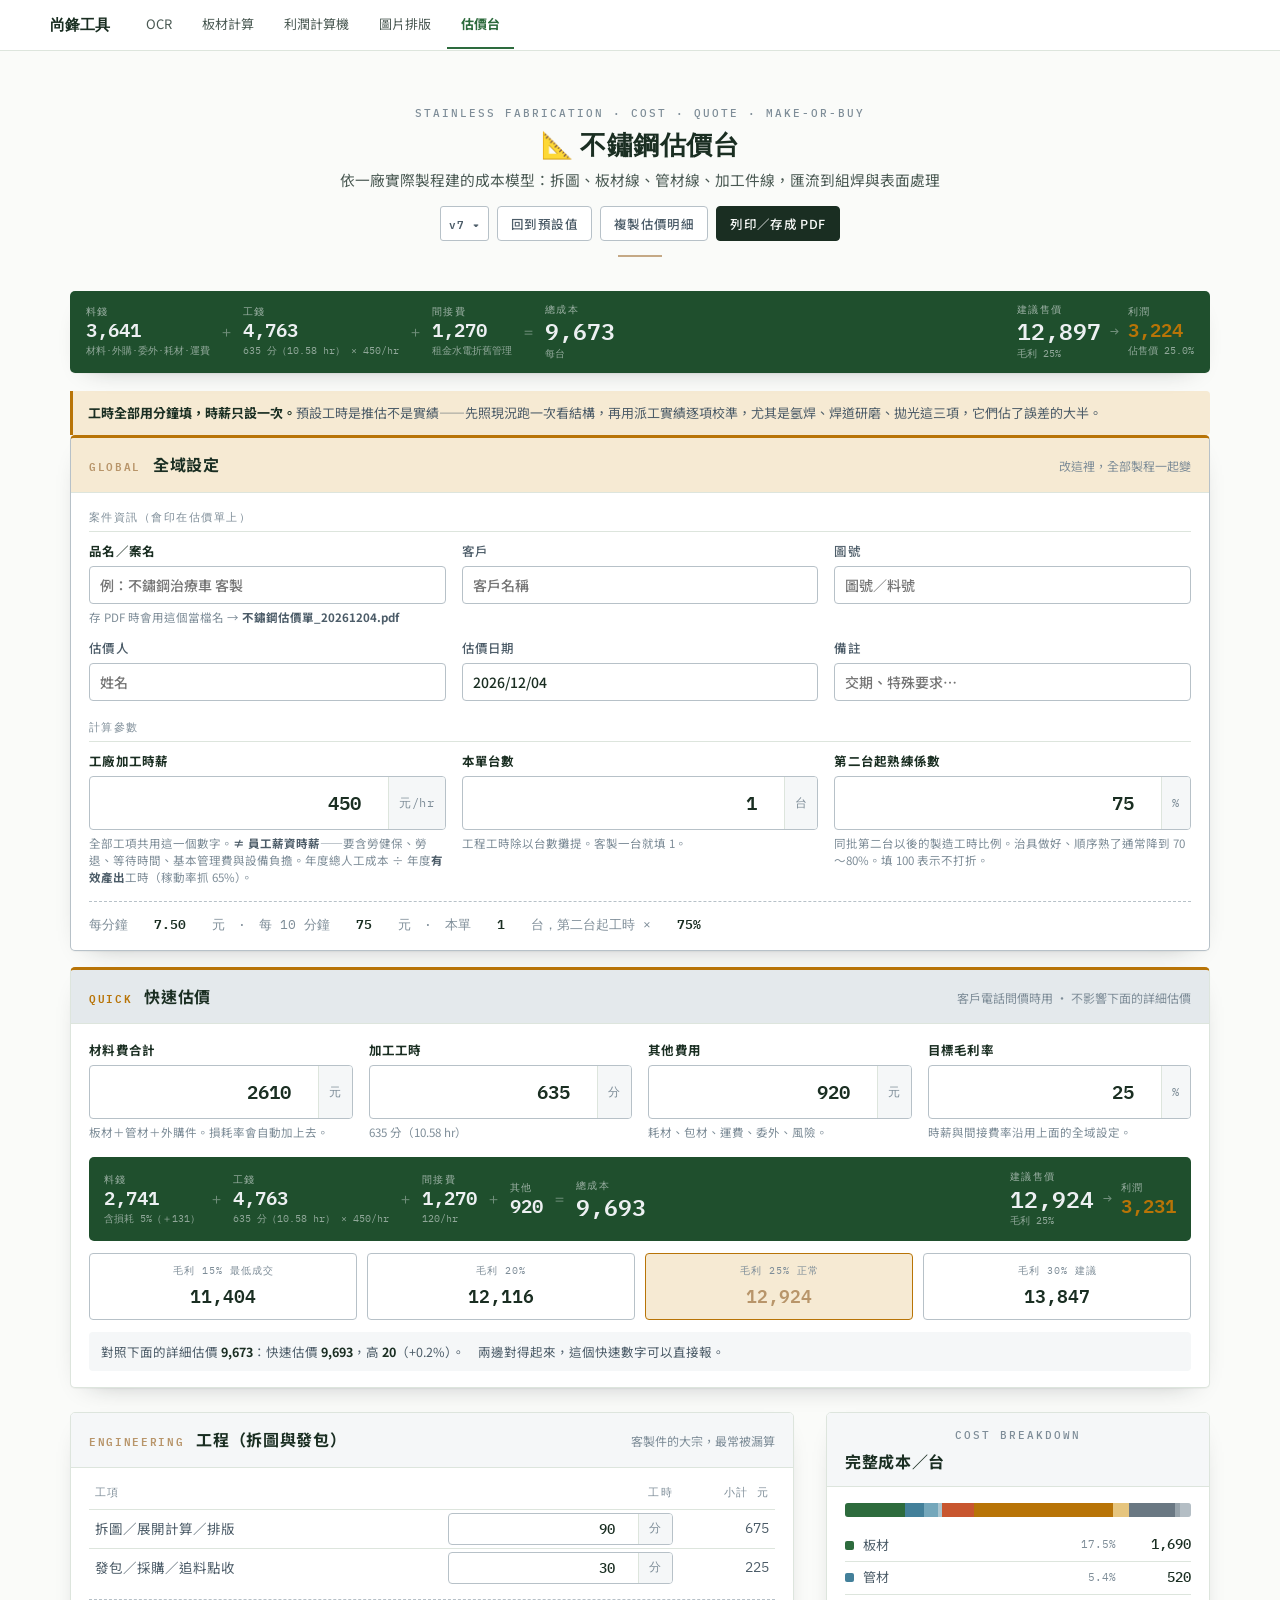
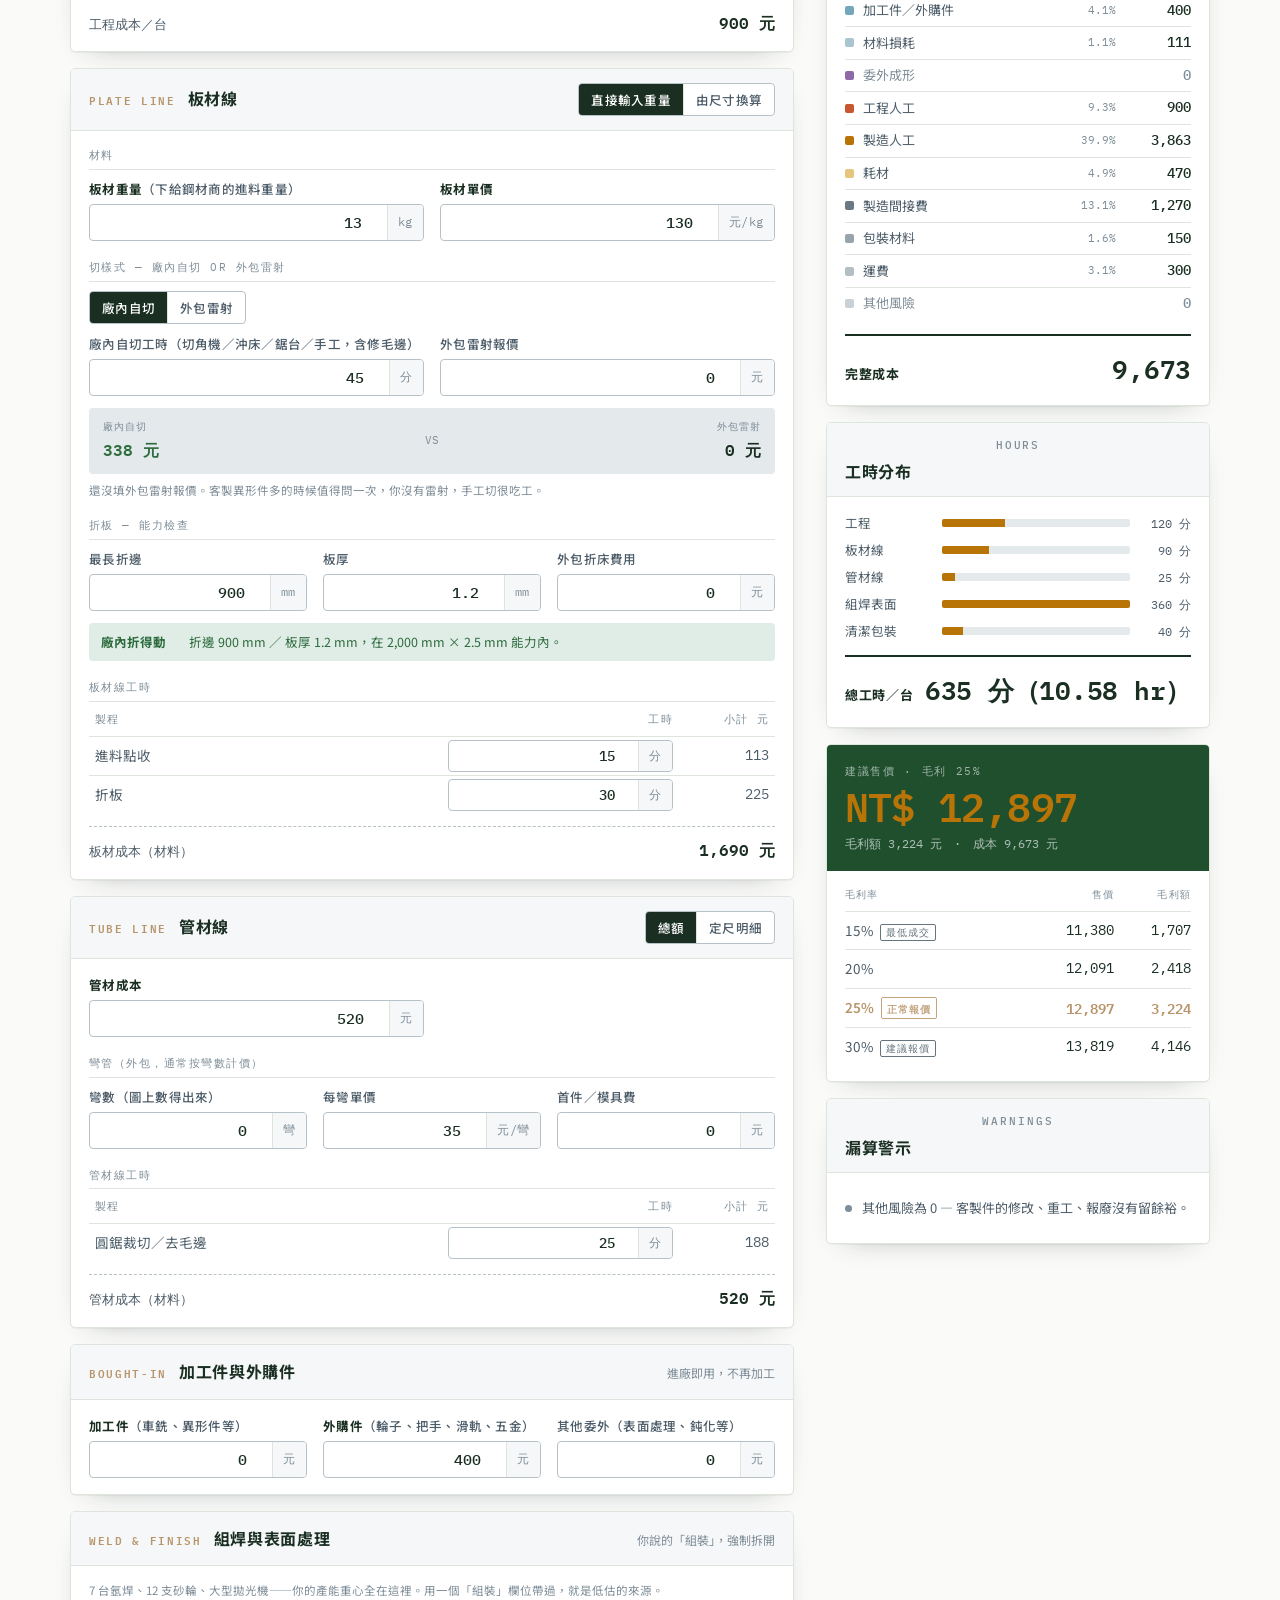
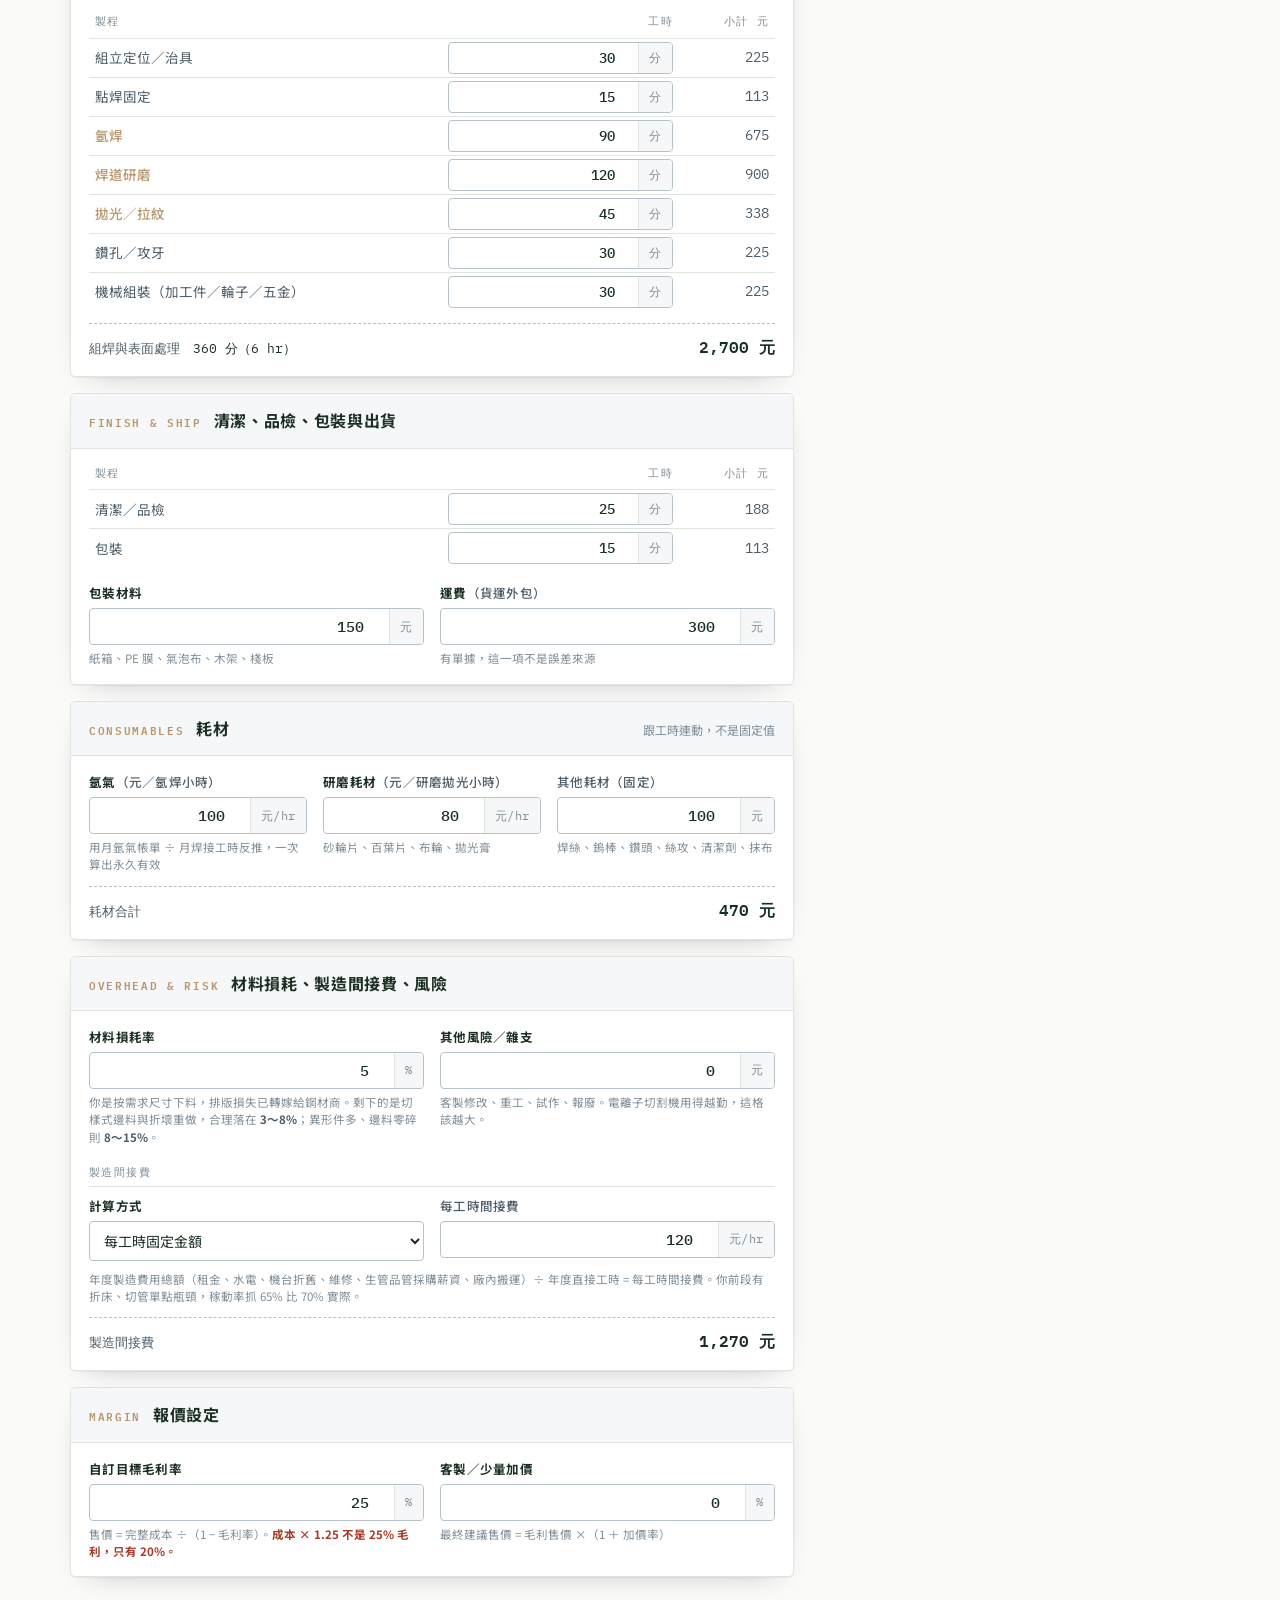
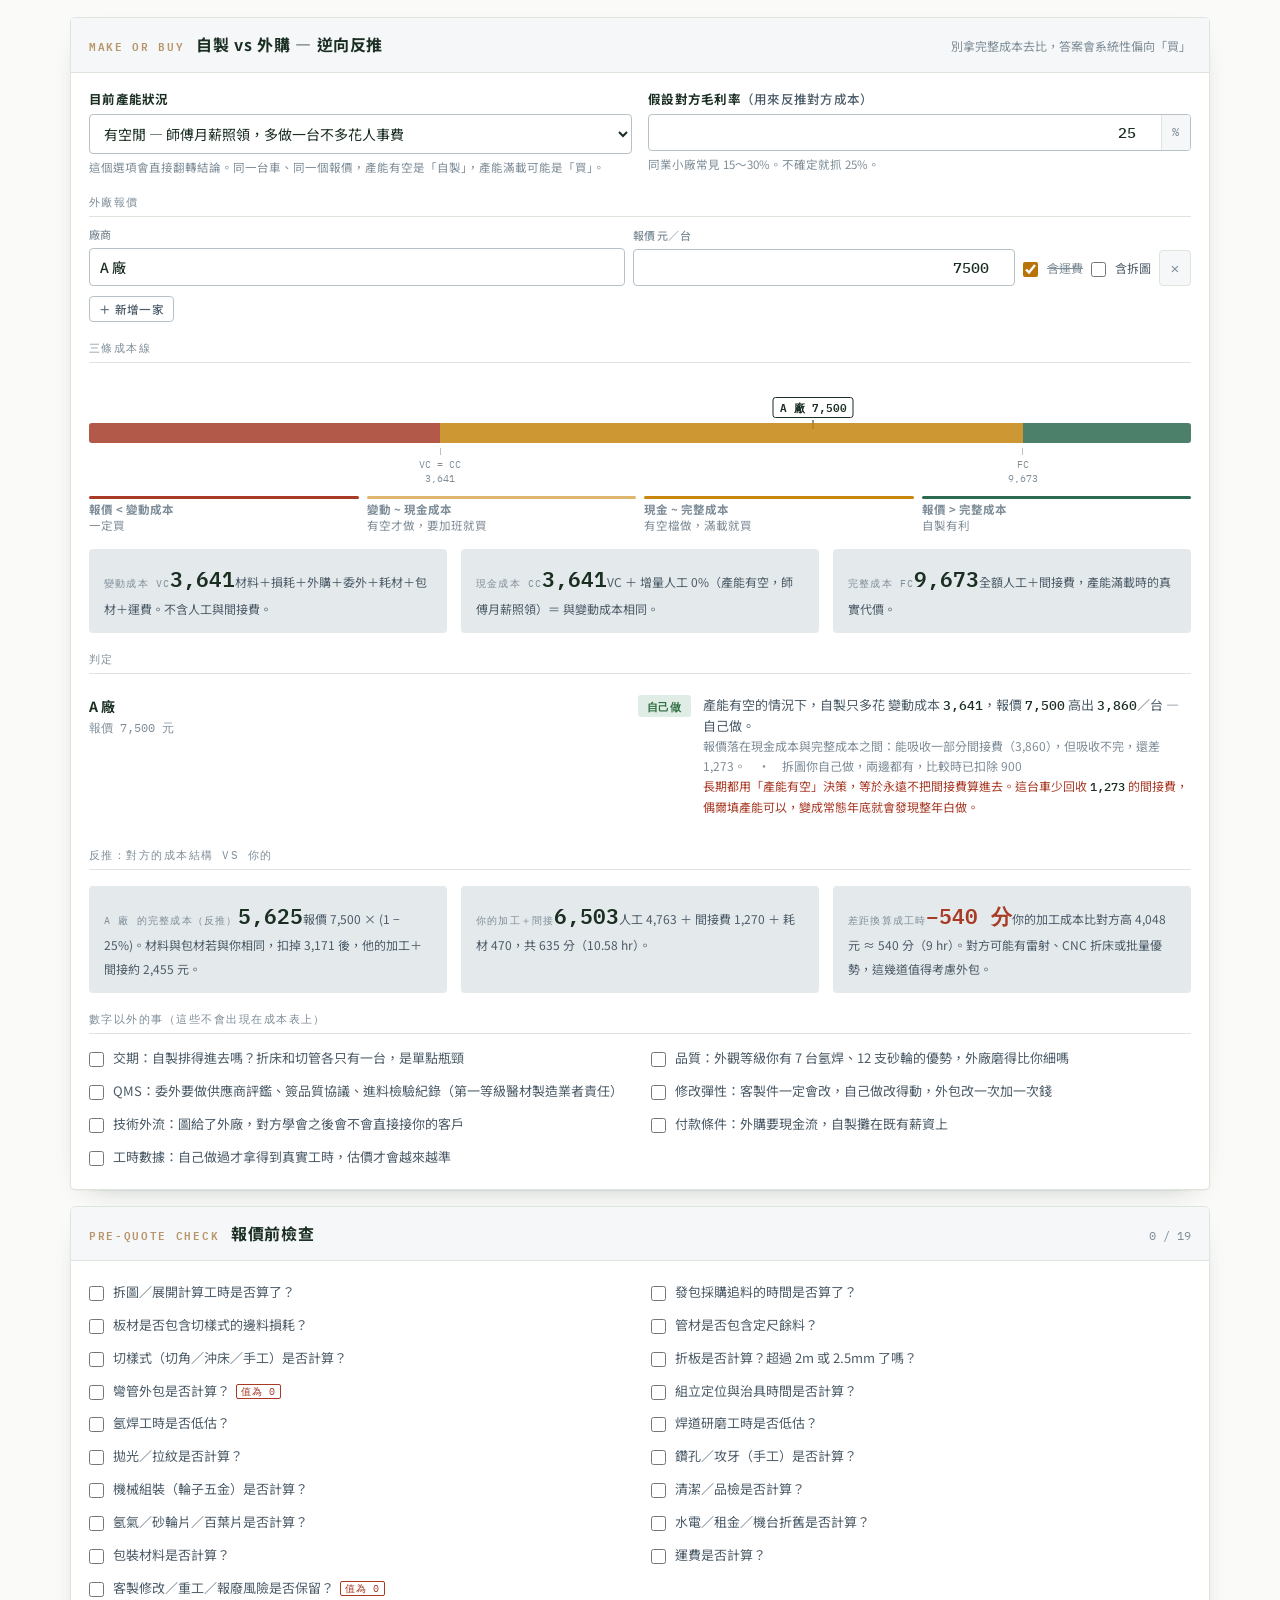
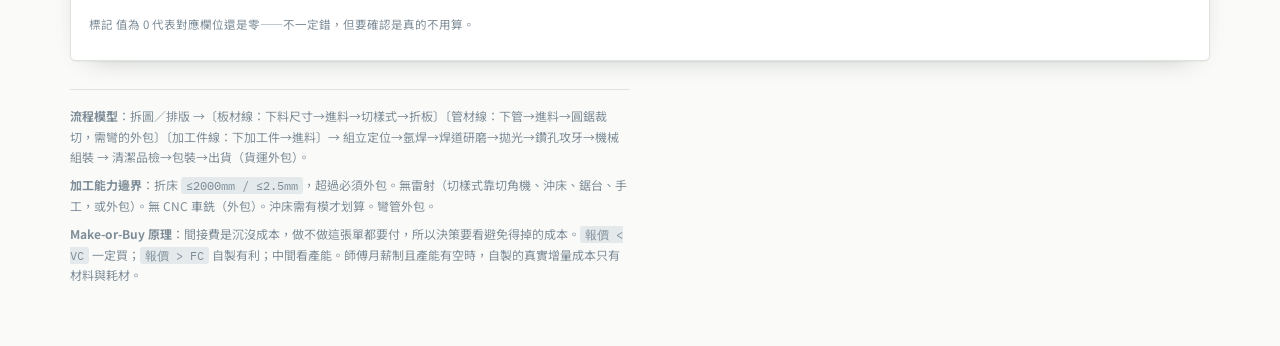
<file: pages/quote.html>
<!DOCTYPE html>
<html lang="zh-TW">
<head>
<meta charset="UTF-8">
<meta name="viewport" content="width=device-width,initial-scale=1.0">
<title>不鏽鋼估價台</title>
<link rel="preconnect" href="https://fonts.googleapis.com">
<link rel="preconnect" href="https://fonts.gstatic.com" crossorigin>
<link rel="stylesheet" href="https://fonts.googleapis.com/css2?family=IBM+Plex+Mono:wght@400;500;600&family=Noto+Sans+TC:wght@400;500;700;900&display=swap">

<link rel="stylesheet" href="/static/brand.css">
<style>
:root{
  --ground:#FAFBF9; --surface:#FFFFFF; --surface-2:#F5F7F8; --sunk:#E4E9EC;
  --ink:#1A2E22; --ink-2:#4C5C68; --ink-3:#7E8D98;
  --rule:#DDE5DD; --rule-2:#B7C1C8;
  --accent:#B8956A; --accent-hi:#B87407; --accent-soft:#F6EAD3;
  --alert:#A83A26; --alert-soft:#F7E3DE;
  --good:#2D6B3D; --good-soft:#DFEDE6;
  --focus:#2D6B3D;
  --headline-bg:#1F4F2D; --headline-ink:#EDF0F2;

  --s-plate:#2D6B3D; --s-tube:#43809A; --s-parts:#74A7BB; --s-scrap:#AAC5CF;
  --s-outsrc:#8E6BA8; --s-eng:#C8562F; --s-mfg:#B87407; --s-cons:#E6C57E;
  --s-oh:#6A7883; --s-pack:#98A4AC; --s-freight:#B4BEC5; --s-misc:#C9D1D6;

  --zone-buy:#A83A26; --zone-mid:#C8860D; --zone-make:#2C6A50;

  --shadow:0 1px 1px rgba(19,26,32,.04), 0 10px 28px -20px rgba(19,26,32,.45);
  --mono:"IBM Plex Mono",ui-monospace,SFMono-Regular,Menlo,Consolas,monospace;
  --sans:"Noto Sans TC","PingFang TC","Microsoft JhengHei",system-ui,sans-serif;
}
@media (prefers-color-scheme:dark){
  :root:not([data-theme="light"]){
    --ground:#10151A; --surface:#181F25; --surface-2:#1E262C; --sunk:#131A1F;
    --ink:#E6EBEE; --ink-2:#A4B2BB; --ink-3:#76858F;
    --rule:#2A343B; --rule-2:#3B4850;
    --accent:#E9A93C; --accent-hi:#F3BC5B; --accent-soft:#33280F;
    --alert:#E58068; --alert-soft:#3B221B;
    --good:#4A9A4F; --good-soft:#1B2F26;
    --focus:#4A9A4F;
    --headline-bg:#0A0E12; --headline-ink:#E6EBEE;

    --s-plate:#3B6F8E; --s-tube:#5296B2; --s-parts:#7FB6C9; --s-scrap:#A9C6D2;
    --s-outsrc:#A98BC0; --s-eng:#E07553; --s-mfg:#E9A93C; --s-cons:#F0D08F;
    --s-oh:#75838E; --s-pack:#93A0A9; --s-freight:#AAB5BC; --s-misc:#C3CCD1;

    --zone-buy:#E58068; --zone-mid:#E9A93C; --zone-make:#68B392;

    --shadow:0 1px 1px rgba(0,0,0,.3), 0 10px 28px -20px rgba(0,0,0,.9);
  }
}
:root[data-theme="dark"]{
  --ground:#10151A; --surface:#181F25; --surface-2:#1E262C; --sunk:#131A1F;
  --ink:#E6EBEE; --ink-2:#A4B2BB; --ink-3:#76858F;
  --rule:#2A343B; --rule-2:#3B4850;
  --accent:#E9A93C; --accent-hi:#F3BC5B; --accent-soft:#33280F;
  --alert:#E58068; --alert-soft:#3B221B;
  --good:#4A9A4F; --good-soft:#1B2F26;
  --focus:#4A9A4F;
  --headline-bg:#0A0E12; --headline-ink:#E6EBEE;

  --s-plate:#3B6F8E; --s-tube:#5296B2; --s-parts:#7FB6C9; --s-scrap:#A9C6D2;
  --s-outsrc:#A98BC0; --s-eng:#E07553; --s-mfg:#E9A93C; --s-cons:#F0D08F;
  --s-oh:#75838E; --s-pack:#93A0A9; --s-freight:#AAB5BC; --s-misc:#C3CCD1;

  --zone-buy:#E58068; --zone-mid:#E9A93C; --zone-make:#68B392;

  --shadow:0 1px 1px rgba(0,0,0,.3), 0 10px 28px -20px rgba(0,0,0,.9);
}

*{box-sizing:border-box}
body{margin:0;background:var(--ground);color:var(--ink);font-family:var(--sans);
  font-size:15px;line-height:1.6;-webkit-font-smoothing:antialiased}
.wrap{max-width:var(--page-w);margin:0 auto;padding:28px 20px 60px}

.masthead{display:block}

.eyebrow{font-family:var(--mono);font-size:11px;font-weight:500;letter-spacing:.18em;
  text-transform:uppercase;color:var(--ink-3);display:block;margin-bottom:6px;text-align:center;display:block}
.mast-tools{display:flex;gap:8px;flex-wrap:wrap;justify-content:center;margin-top:14px}

.banner{display:flex;gap:11px;align-items:flex-start;margin:18px 0 0;padding:12px 15px;
  background:var(--accent-soft);border-left:3px solid var(--accent-hi);border-radius:0 4px 4px 0;
  font-size:13px;line-height:1.6;color:var(--ink-2)}
.banner b{color:var(--ink)}

.cols{display:grid;grid-template-columns:minmax(0,1fr) 384px;gap:32px;margin-top:24px;align-items:start}
@media (max-width:1060px){.cols{grid-template-columns:minmax(0,1fr);gap:24px}}
.panel-col{position:sticky;top:84px}
@media (max-width:1060px){.panel-col{position:static}}

.sec{background:var(--surface);border:1px solid var(--rule);border-radius:5px;
  margin-bottom:16px;box-shadow:var(--shadow);overflow:hidden}
.sec-head{display:flex;align-items:baseline;gap:12px;flex-wrap:wrap;padding:14px 18px;
  border-bottom:1px solid var(--rule);background:var(--surface-2)}
.sec-code{font-family:var(--mono);font-size:10.5px;font-weight:600;letter-spacing:.16em;
  color:var(--accent);text-transform:uppercase}
.sec-title{font-size:16px;font-weight:700;letter-spacing:.04em;margin:0}
.sec-note{font-size:12px;color:var(--ink-3);margin-left:auto}
.sec-body{padding:16px 18px}
.sub-h{font-family:var(--mono);font-size:10.5px;letter-spacing:.14em;text-transform:uppercase;
  color:var(--ink-3);margin:18px 0 9px;padding-bottom:5px;border-bottom:1px solid var(--rule)}
.sub-h:first-child{margin-top:0}

.grid{display:grid;gap:12px 16px}
.g2{grid-template-columns:repeat(2,minmax(0,1fr))}
.g3{grid-template-columns:repeat(3,minmax(0,1fr))}
.g4{grid-template-columns:repeat(4,minmax(0,1fr))}
@media (max-width:600px){.g2,.g3,.g4{grid-template-columns:minmax(0,1fr)}}

.field{display:flex;flex-direction:column;gap:5px;min-width:0}
.f-label{font-size:12.5px;font-weight:500;color:var(--ink-2);letter-spacing:.02em}
.f-label b{color:var(--ink);font-weight:700}
.f-box{display:flex;align-items:stretch;border:1px solid var(--rule-2);border-radius:4px;
  background:var(--surface);overflow:hidden}
.f-box:focus-within{border-color:var(--focus);box-shadow:0 0 0 3px color-mix(in srgb,var(--focus) 22%,transparent)}
input[type=number],input[type=text]{flex:1 1 auto;min-width:0;border:0;background:transparent;
  color:var(--ink);font-family:var(--mono);font-size:15px;font-weight:500;padding:8px 10px;
  text-align:right;font-variant-numeric:tabular-nums}
input[type=text]{text-align:left;font-family:var(--sans);font-size:14px}
input:focus{outline:none}
input:disabled{color:var(--ink-3);background:var(--sunk)}
.f-unit{display:flex;align-items:center;padding:0 10px;background:var(--surface-2);
  border-left:1px solid var(--rule);font-family:var(--mono);font-size:11.5px;color:var(--ink-3);
  letter-spacing:.05em;white-space:nowrap}
.hint{font-size:11.5px;color:var(--ink-3);line-height:1.5}
.hint b{color:var(--ink-2)}
select{font-family:var(--sans);font-size:14px;color:var(--ink);background:var(--surface);
  border:1px solid var(--rule-2);border-radius:4px;padding:8px 10px;width:100%}
select:focus-visible{outline:2px solid var(--focus);outline-offset:1px}

.seg{display:inline-flex;border:1px solid var(--rule-2);border-radius:4px;overflow:hidden;background:var(--surface)}
.seg button{font-family:var(--sans);font-size:12.5px;font-weight:500;color:var(--ink-2);
  background:transparent;border:0;padding:6px 12px;cursor:pointer;letter-spacing:.02em}
.seg button + button{border-left:1px solid var(--rule)}
.seg button[aria-pressed="true"]{background:var(--ink);color:var(--surface)}
.seg button:focus-visible{outline:2px solid var(--focus);outline-offset:-2px}

.btn{font-family:var(--sans);font-size:12.5px;font-weight:500;letter-spacing:.03em;
  border:1px solid var(--rule-2);background:var(--surface);color:var(--ink-2);
  border-radius:4px;padding:7px 13px;cursor:pointer}
.btn:hover{border-color:var(--ink-3);color:var(--ink)}
.btn:focus-visible{outline:2px solid var(--focus);outline-offset:1px}
.btn-dark{background:var(--ink);color:var(--ground);border-color:var(--ink)}
.btn-dark:hover{color:var(--ground);opacity:.88}
.btn-sm{padding:4px 9px;font-size:11.5px}

.rows{display:flex;flex-direction:column;gap:8px}
.mrow{display:grid;gap:8px;align-items:end;grid-template-columns:1.5fr 1fr 1fr 1fr 1fr auto}
.mrow.tube{grid-template-columns:1.4fr 1fr 1fr 1fr auto}
.mrow.vendor{grid-template-columns:1.4fr 1fr auto auto auto}
@media (max-width:760px){
  .mrow,.mrow.tube,.mrow.vendor{grid-template-columns:repeat(2,minmax(0,1fr))}
  .mrow .del{grid-column:span 2;justify-self:start}
}
.mrow .f-label{font-size:11px;color:var(--ink-3)}
.mrow.tube{align-items:end}
.field.pick select{font-size:12.5px;padding:6px 8px}
.pick-src{font-family:var(--mono);font-size:10px;color:var(--accent);letter-spacing:0}
.src-note{
  display:flex;flex-wrap:wrap;gap:4px 14px;align-items:baseline;
  font-family:var(--mono);font-size:11px;color:var(--ink-3);
  background:var(--sunk);border-radius:4px;padding:8px 11px;margin-bottom:12px;
}
.src-note b{color:var(--ink);font-weight:600}
.del{border:1px solid var(--rule);background:var(--surface-2);color:var(--ink-3);
  border-radius:4px;width:32px;height:36px;cursor:pointer;font-size:15px;line-height:1}
.del:hover{color:var(--alert);border-color:var(--alert)}
.del:focus-visible{outline:2px solid var(--focus)}

.subtotal{display:flex;justify-content:space-between;align-items:baseline;gap:12px;
  margin-top:12px;padding-top:10px;border-top:1px dashed var(--rule-2);
  font-family:var(--mono);font-size:13px;color:var(--ink-2)}
.subtotal b{font-size:16px;color:var(--ink);font-weight:600;font-variant-numeric:tabular-nums}

.proc{width:100%;border-collapse:collapse;font-size:13.5px}
.proc th{font-family:var(--mono);font-size:10.5px;letter-spacing:.12em;text-transform:uppercase;
  color:var(--ink-3);font-weight:500;text-align:right;padding:0 6px 8px}
.proc th:first-child{text-align:left}
.proc td{padding:3px 6px;border-top:1px solid var(--rule)}
.proc td:first-child{color:var(--ink-2)}
.proc td.amt{text-align:right;font-family:var(--mono);font-variant-numeric:tabular-nums;
  color:var(--ink-2);white-space:nowrap}
.proc input{padding:6px 8px;font-size:14px}
.proc .f-box{min-width:74px}
.proc tr.hot td:first-child{color:var(--accent);font-weight:500}
.proc tr.grp td{background:var(--surface-2);font-family:var(--mono);font-size:10.5px;
  letter-spacing:.12em;text-transform:uppercase;color:var(--ink-3);padding:7px 6px}
.tbl-scroll{overflow-x:auto}

/* ---------- 全域設定 ---------- */
.sec.global{border-color:var(--rule-2);border-top:3px solid var(--accent-hi)}
.sec.global .sec-head{background:var(--accent-soft)}
.sec.global .sec-code{color:var(--accent)}
.f-box.big input{font-size:19px;font-weight:600;padding:11px 12px}
.rate-strip{
  display:flex;flex-wrap:wrap;gap:8px 26px;margin-top:14px;padding-top:12px;
  border-top:1px dashed var(--rule-2);font-family:var(--mono);font-size:12.5px;color:var(--ink-3);
}
.rate-strip b{color:var(--ink);font-weight:600;font-variant-numeric:tabular-nums}

.capcheck{display:flex;gap:10px;align-items:flex-start;padding:10px 12px;border-radius:4px;
  font-size:12.5px;line-height:1.5;margin-top:12px}
.capcheck.ok{background:var(--good-soft);color:var(--good)}
.capcheck.no{background:var(--alert-soft);color:var(--alert)}
.capcheck b{font-weight:700}

.vs{display:grid;grid-template-columns:1fr auto 1fr;gap:12px;align-items:center;
  margin-top:12px;padding:11px 14px;background:var(--sunk);border-radius:4px;font-size:12.5px}
.vs .side{display:flex;flex-direction:column;gap:2px}
.vs .side .k{font-family:var(--mono);font-size:10px;letter-spacing:.1em;text-transform:uppercase;color:var(--ink-3)}
.vs .side .v{font-family:var(--mono);font-size:16px;font-weight:600;font-variant-numeric:tabular-nums}
.vs .side.win .v{color:var(--good)}
.vs .mid{font-family:var(--mono);font-size:11px;color:var(--ink-3)}
.vs .side.r{text-align:right}

.panel{background:var(--surface);border:1px solid var(--rule);border-radius:5px;
  box-shadow:var(--shadow);overflow:hidden}
.panel + .panel{margin-top:16px}
.panel-head{padding:14px 18px 12px;border-bottom:1px solid var(--rule);background:var(--surface-2)}
.panel-body{padding:16px 18px}

.stack{display:flex;height:14px;border-radius:3px;overflow:hidden;background:var(--sunk);margin-bottom:12px}
.stack span{display:block;height:100%;transition:flex-basis .25s ease}
.legend{display:flex;flex-direction:column}
.li{display:grid;grid-template-columns:9px 1fr auto auto;gap:9px;align-items:center;
  padding:5px 0;border-bottom:1px solid var(--rule);font-size:13px}
.li:last-child{border-bottom:0}
.li .sw{width:9px;height:9px;border-radius:2px}
.li .nm{color:var(--ink-2);white-space:nowrap;overflow:hidden;text-overflow:ellipsis}
.li .pc{font-family:var(--mono);font-size:11px;color:var(--ink-3);font-variant-numeric:tabular-nums;min-width:38px;text-align:right}
.li .vl{font-family:var(--mono);font-size:13.5px;font-weight:500;font-variant-numeric:tabular-nums;min-width:66px;text-align:right}
.li.zero .nm,.li.zero .vl{color:var(--ink-3)}

.total-row{display:flex;justify-content:space-between;align-items:baseline;gap:10px;
  margin-top:14px;padding-top:12px;border-top:2px solid var(--ink)}
.total-row .lbl{font-size:13px;font-weight:700;letter-spacing:.05em}
.total-row .val{font-family:var(--mono);font-size:26px;font-weight:600;font-variant-numeric:tabular-nums;letter-spacing:-.01em}

.hbar{display:flex;flex-direction:column;gap:7px}
.hb{display:grid;grid-template-columns:88px 1fr 52px;gap:9px;align-items:center;font-size:12.5px}
.hb .n{color:var(--ink-2);white-space:nowrap;overflow:hidden;text-overflow:ellipsis}
.hb .t{height:8px;background:var(--sunk);border-radius:2px;overflow:hidden}
.hb .t i{display:block;height:100%;background:var(--s-mfg)}
.hb .v{font-family:var(--mono);font-size:12px;font-variant-numeric:tabular-nums;text-align:right;color:var(--ink-2)}

.headline{background:var(--headline-bg);color:var(--headline-ink);padding:18px}
.headline .k{font-family:var(--mono);font-size:10.5px;letter-spacing:.16em;text-transform:uppercase;opacity:.62}
.headline .v{font-family:var(--mono);font-size:clamp(30px,6vw,40px);font-weight:600;
  font-variant-numeric:tabular-nums;letter-spacing:-.02em;line-height:1.1;margin-top:4px;color:var(--accent-hi)}
.headline .sub{font-size:12px;opacity:.7;margin-top:6px;font-family:var(--mono)}

.ladder{width:100%;border-collapse:collapse;font-size:13.5px}
.ladder th{font-family:var(--mono);font-size:10px;letter-spacing:.12em;text-transform:uppercase;
  color:var(--ink-3);font-weight:500;text-align:right;padding:0 0 8px}
.ladder th:first-child{text-align:left}
.ladder td{padding:8px 0;border-top:1px solid var(--rule);text-align:right;
  font-family:var(--mono);font-variant-numeric:tabular-nums}
.ladder td:first-child{text-align:left;font-family:var(--sans);color:var(--ink-2)}
.ladder tr.mark td{color:var(--accent);font-weight:600}
.ladder .tag{font-family:var(--mono);font-size:9.5px;letter-spacing:.1em;text-transform:uppercase;
  border:1px solid currentColor;border-radius:2px;padding:1px 5px;margin-left:7px;opacity:.85}

.alerts{display:flex;flex-direction:column}
.alert{display:flex;gap:10px;align-items:flex-start;padding:9px 0;border-bottom:1px solid var(--rule);
  font-size:13px;line-height:1.5}
.alert:last-child{border-bottom:0}
.alert .dot{width:7px;height:7px;border-radius:50%;background:var(--alert);margin-top:7px;flex:none}
.alert.soft .dot{background:var(--ink-3)}
.alert.soft{color:var(--ink-2)}
.alert strong{color:var(--alert);font-weight:500}
.alert.soft strong{color:var(--ink)}
.ok-state{display:flex;gap:9px;align-items:center;font-size:13px;color:var(--good);
  background:var(--good-soft);border-radius:4px;padding:10px 12px}

/* ---- Make or Buy ---- */
.mb-scale{position:relative;margin:26px 0 8px;padding-top:34px}
.mb-track{display:flex;height:20px;border-radius:3px;overflow:hidden;background:var(--sunk)}
.mb-track span{display:block;height:100%;opacity:.82}
.mb-ticks{position:relative;height:34px;margin-top:5px}
.mb-tick{position:absolute;transform:translateX(-50%);text-align:center;font-family:var(--mono);
  font-size:10px;color:var(--ink-3);line-height:1.35;white-space:nowrap}
.mb-tick i{display:block;width:1px;height:7px;background:var(--rule-2);margin:0 auto 3px}
.mb-mark{position:absolute;top:0;transform:translateX(-50%);text-align:center;white-space:nowrap}
.mb-mark .lb{font-family:var(--mono);font-size:10.5px;font-weight:600;color:var(--ink);
  background:var(--surface);border:1px solid var(--ink);border-radius:3px;padding:1px 6px;display:inline-block}
.mb-mark .pin{display:block;width:1px;height:9px;background:var(--ink);margin:2px auto 0}
.mb-zones{display:grid;grid-template-columns:repeat(4,1fr);gap:8px;margin-top:14px;font-size:11.5px}
.mb-zone{display:flex;flex-direction:column;gap:2px}
.mb-zone .b{height:3px;border-radius:2px}
.mb-zone .t{color:var(--ink-3);line-height:1.4}
@media (max-width:640px){.mb-zones{grid-template-columns:repeat(2,1fr)}}

.verdict{display:flex;flex-direction:column;gap:0;margin-top:6px}
.vrow{display:grid;grid-template-columns:minmax(90px,1.1fr) auto 1fr;gap:12px;align-items:start;
  padding:12px 0;border-bottom:1px solid var(--rule)}
.vrow:last-child{border-bottom:0}
.vrow .who{font-weight:700;font-size:14px}
.vrow .who small{display:block;font-family:var(--mono);font-size:11.5px;font-weight:400;color:var(--ink-3);margin-top:2px}
.pill{font-family:var(--mono);font-size:10.5px;font-weight:600;letter-spacing:.08em;text-transform:uppercase;
  padding:3px 9px;border-radius:3px;white-space:nowrap;align-self:start}
.pill.buy{background:var(--alert-soft);color:var(--alert)}
.pill.make{background:var(--good-soft);color:var(--good)}
.pill.dep{background:var(--accent-soft);color:var(--accent)}
.vrow .why{font-size:13px;color:var(--ink-2);line-height:1.55}
.vrow .why em{font-style:normal;font-family:var(--mono);font-variant-numeric:tabular-nums;color:var(--ink);font-weight:500}

.rev{display:grid;grid-template-columns:repeat(3,minmax(0,1fr));gap:14px;margin-top:16px}
@media (max-width:760px){.rev{grid-template-columns:minmax(0,1fr)}}
.revcard{background:var(--sunk);border-radius:4px;padding:13px 15px}
.revcard .k{font-family:var(--mono);font-size:10px;letter-spacing:.12em;text-transform:uppercase;color:var(--ink-3)}
.revcard .v{font-family:var(--mono);font-size:21px;font-weight:600;font-variant-numeric:tabular-nums;margin-top:3px}
.revcard .d{font-size:12px;color:var(--ink-2);margin-top:5px;line-height:1.5}
.revcard.hot .v{color:var(--alert)}

.checks{display:grid;grid-template-columns:repeat(2,minmax(0,1fr));gap:2px 22px}
@media (max-width:780px){.checks{grid-template-columns:minmax(0,1fr)}}
.chk{display:flex;gap:9px;align-items:flex-start;padding:6px 0;font-size:13px;cursor:pointer;line-height:1.45}
.chk input{margin:3px 0 0;accent-color:var(--accent-hi);flex:none;width:15px;height:15px}
.chk .txt{color:var(--ink-2)}
.chk input:checked ~ .txt{color:var(--ink-3);text-decoration:line-through}
.chk .flag{font-family:var(--mono);font-size:9.5px;letter-spacing:.08em;color:var(--alert);
  border:1px solid var(--alert);border-radius:2px;padding:0 4px;margin-left:6px;white-space:nowrap;vertical-align:1px}
.chk .flag[hidden]{display:none}
.progress{font-family:var(--mono);font-size:12px;color:var(--ink-3);font-variant-numeric:tabular-nums;margin-left:auto}


.foot{margin-top:28px;padding-top:16px;border-top:1px solid var(--rule);font-size:12px;
  color:var(--ink-3);line-height:1.7;max-width:80ch}
.foot code{font-family:var(--mono);font-size:11.5px;background:var(--sunk);padding:1px 5px;border-radius:3px}
.toast{position:fixed;left:50%;bottom:28px;transform:translate(-50%,14px);
  background:var(--headline-bg);color:var(--headline-ink);font-size:13px;padding:9px 18px;
  border-radius:4px;opacity:0;pointer-events:none;transition:opacity .2s,transform .2s;z-index:60}
.toast.on{opacity:1;transform:translate(-50%,0)}
[hidden]{display:none !important}
@media (prefers-reduced-motion:reduce){*{transition:none !important}}

/* ---------- 版本徽章與更新說明 ---------- */
.ver-badge{
  font-family:var(--mono);font-size:11px;font-weight:600;letter-spacing:.08em;
  border:1px solid var(--rule-2);background:var(--surface);color:var(--ink-2);
  border-radius:3px;padding:3px 8px;cursor:pointer;line-height:1.4;
}
.ver-badge:hover{border-color:var(--accent-hi);color:var(--accent)}
.ver-badge:focus-visible{outline:2px solid var(--focus);outline-offset:1px}

dialog.changelog{
  border:1px solid var(--rule-2);border-radius:6px;background:var(--surface);color:var(--ink);
  max-width:620px;width:calc(100vw - 32px);max-height:82vh;padding:0;box-shadow:0 24px 60px -20px rgba(0,0,0,.5);
}
dialog.changelog::backdrop{background:rgba(10,14,18,.55)}
.cl-head{
  display:flex;align-items:baseline;gap:12px;padding:15px 20px;
  border-bottom:1px solid var(--rule);background:var(--surface-2);position:sticky;top:0;
}
.cl-head h2{margin:0;font-size:16px;font-weight:700;letter-spacing:.04em}
.cl-body{padding:6px 20px 20px;overflow-y:auto;max-height:calc(82vh - 58px)}
.cl-ver{padding:15px 0;border-bottom:1px solid var(--rule)}
.cl-ver:last-child{border-bottom:0}
.cl-ver h3{
  margin:0 0 3px;font-size:14px;font-weight:700;display:flex;align-items:baseline;gap:9px;flex-wrap:wrap;
}
.cl-ver h3 .tag{
  font-family:var(--mono);font-size:10.5px;font-weight:600;letter-spacing:.06em;
  background:var(--ink);color:var(--surface);border-radius:3px;padding:2px 7px;
}
.cl-ver.now h3 .tag{background:var(--accent-hi);color:#1b1206}
.cl-ver h3 .d{font-family:var(--mono);font-size:11px;color:var(--ink-3);font-weight:400;margin-left:auto}
.cl-ver ul{margin:7px 0 0;padding-left:17px;font-size:13px;line-height:1.65;color:var(--ink-2)}
.cl-ver li{margin-bottom:2px}
.cl-ver li b{color:var(--ink);font-weight:600}

/* ---------- 快速估價區（可輸入）---------- */
.sec.quickcalc{border-top:3px solid var(--s-mfg)}
.sec.quickcalc .sec-head{background:var(--sunk)}
.sec.quickcalc .sec-code{color:var(--s-mfg)}
.qk-out{
  display:flex;align-items:center;gap:6px;flex-wrap:wrap;
  background:var(--headline-bg);color:var(--headline-ink);
  border-radius:5px;padding:12px 15px;margin-top:16px;
}
.qk-tiers{display:grid;grid-template-columns:repeat(4,minmax(0,1fr));gap:10px;margin-top:12px}
@media (max-width:640px){.qk-tiers{grid-template-columns:repeat(2,minmax(0,1fr))}}
.qk-tier{
  border:1px solid var(--rule-2);border-radius:4px;padding:9px 11px;text-align:center;background:var(--surface);
}
.qk-tier.mark{border-color:var(--accent-hi);background:var(--accent-soft)}
.qk-tier .k{font-family:var(--mono);font-size:10px;letter-spacing:.1em;color:var(--ink-3);display:block}
.qk-tier .v{font-family:var(--mono);font-size:18px;font-weight:600;font-variant-numeric:tabular-nums;display:block;margin-top:2px}
.qk-tier.mark .v{color:var(--accent)}
.qk-cmp{
  display:flex;gap:9px;align-items:flex-start;margin-top:12px;padding:10px 12px;
  border-radius:4px;font-size:12.5px;line-height:1.55;background:var(--surface-2);color:var(--ink-2);
}
.qk-cmp b{color:var(--ink)}
.qk-cmp.off{background:var(--alert-soft);color:var(--alert)}
.qk-cmp.off b{color:var(--alert)}

/* ---------- 快速估價條 ---------- */
.quick{
  position:sticky;top:0;z-index:30;margin:16px 0 0;
  background:var(--headline-bg);color:var(--headline-ink);
  border-radius:5px;padding:11px 16px;box-shadow:var(--shadow);
  display:flex;align-items:center;gap:6px;flex-wrap:wrap;
}
.q-cell{display:flex;flex-direction:column;gap:1px;min-width:0}
.q-cell .k{
  font-family:var(--mono);font-size:9.5px;letter-spacing:.14em;text-transform:uppercase;
  opacity:.6;white-space:nowrap;
}
.q-cell .v{
  font-family:var(--mono);font-size:19px;font-weight:600;font-variant-numeric:tabular-nums;
  line-height:1.15;white-space:nowrap;
}
.q-cell.big .v{font-size:23px}
.q-cell.gain .v{color:var(--accent-hi)}
.q-cell .s{font-family:var(--mono);font-size:10px;opacity:.55;white-space:nowrap}
.q-op{font-family:var(--mono);font-size:15px;opacity:.4;padding:0 3px;align-self:center}
.q-sep{flex:1 1 8px;min-width:0}
@media (max-width:900px){
  .quick{gap:4px 14px}
  .q-op{display:none}
  .q-cell{flex:1 0 auto}
  .q-cell .v{font-size:16px}
  .q-cell.big .v{font-size:19px}
}

/* ================= 列印：估價單 ================= */
.print-only{display:none}

@media print{
  /* 列印一律走淺色，不管螢幕是什麼主題 */
  .wrap, .toast{display:none !important}
  .print-only{display:block !important}

  html,body{background:#fff !important;color:#111 !important;margin:0;padding:0}
  body{font-family:var(--sans);font-size:10pt;line-height:1.42}
  @page{margin:11mm 12mm}

  #printDoc{max-width:none}
  .pd-head{
    display:flex;justify-content:space-between;align-items:flex-end;gap:16px;
    border-bottom:2px solid #111;padding-bottom:6px;margin-bottom:9px;
  }
  .pd-title{font-size:17pt;font-weight:900;letter-spacing:.06em;margin:0;color:#111}
  .pd-sub{font-family:var(--mono);font-size:8pt;letter-spacing:.14em;text-transform:uppercase;color:#666;margin-top:3px}
  .pd-meta{font-family:var(--mono);font-size:9pt;color:#333;text-align:right;line-height:1.6;white-space:nowrap}

  .pd-job{
    display:grid;grid-template-columns:repeat(3,1fr);gap:4px 20px;
    border:1px solid #999;padding:6px 10px;margin-bottom:10px;font-size:9pt;
  }
  .pd-job div{display:flex;gap:7px;min-width:0}
  .pd-job b{color:#666;font-weight:500;white-space:nowrap}
  .pd-job span{color:#111;border-bottom:1px dotted #bbb;flex:1;min-width:0;overflow:hidden;text-overflow:ellipsis}

  .pd-h{
    font-size:9.5pt;font-weight:700;letter-spacing:.08em;margin:9px 0 4px;
    padding-bottom:2px;border-bottom:1px solid #111;color:#111;
  }
  .pd-h:first-of-type{margin-top:0}
  .pd-h small{float:right;font-weight:400;font-family:var(--mono);font-size:8.5pt;color:#555;letter-spacing:0}

  table.pd{width:100%;border-collapse:collapse;font-size:9.5pt}
  table.pd td{padding:1.9px 4px;border-bottom:1px solid #e2e2e2;color:#111}
  table.pd td.n{font-family:var(--mono);text-align:right;font-variant-numeric:tabular-nums;white-space:nowrap}
  table.pd td.p{font-family:var(--mono);text-align:right;color:#666;font-size:8pt;width:42px}
  table.pd tr.sum td{border-top:1.5px solid #111;border-bottom:none;font-weight:700;padding-top:4px;font-size:10.5pt}
  table.pd tr.zero td{color:#999}
  table.pd tr.mark td{font-weight:700}

  .pd-2col{display:grid;grid-template-columns:1fr 1fr;gap:0 26px;align-items:start}
  .pd-kv{font-family:var(--mono);font-size:8.4pt;color:#444;line-height:1.6}
  .pd-kv b{color:#111;font-weight:600}

  .pd-verdict{border:1px solid #999;padding:7px 10px;margin-top:6px;font-size:9.5pt}
  .pd-verdict .vv{font-weight:700}

  .pd-note{border:1px solid #999;min-height:40px;padding:6px 9px;margin-top:4px;font-size:9pt;color:#111}

  .pd-sign{display:grid;grid-template-columns:repeat(3,1fr);gap:22px;margin-top:14px}
  .pd-sign div{border-top:1px solid #111;padding-top:5px;font-size:9pt;color:#555;text-align:center}

  .pd-foot{margin-top:10px;padding-top:6px;border-top:1px solid #ccc;font-size:7.6pt;color:#777;line-height:1.5}

  table.pd, .pd-job, .pd-verdict, .pd-sign, .pd-note, .pd-tail{page-break-inside:avoid}
  .pd-h{page-break-after:avoid}
}

</style>
</head>
<body>
<nav class="sf-nav">
  <span class="sf-brand">尚鋒工具</span>
  <a href="/">OCR</a>
  <a href="/tools#sus304">板材計算</a>
  <a href="/tools#calc">利潤計算機</a>
  <a href="/tools#img">圖片排版</a>
  <a href="/quote" class="on">估價台</a>
</nav>


<div class="wrap">

  <header class="page-head masthead">
    <span class="eyebrow">Stainless Fabrication · Cost · Quote · Make-or-Buy</span>
    <h1>📐 不鏽鋼估價台</h1>
    <p class="subtitle">依一廠實際製程建的成本模型：拆圖、板材線、管材線、加工件線，匯流到組焊與表面處理</p>
    <div class="mast-tools">
      <button class="ver-badge" id="verBadge" type="button" title="看版本更新重點">v5 ▾</button>
      <button class="btn" id="btnReset" type="button">回到預設值</button>
      <button class="btn" id="btnCopy" type="button">複製估價明細</button>
      <button class="btn btn-dark" id="btnPrint" type="button">列印／存成 PDF</button>
    </div>
  </header>

  <div class="quick" id="quickBar">
    <div class="q-cell"><span class="k">料錢</span><span class="v" id="qMat">—</span><span class="s">材料·外購·委外·耗材·運費</span></div>
    <span class="q-op">＋</span>
    <div class="q-cell"><span class="k">工錢</span><span class="v" id="qLabor">—</span><span class="s" id="qLaborSub">—</span></div>
    <span class="q-op">＋</span>
    <div class="q-cell"><span class="k">間接費</span><span class="v" id="qOh">—</span><span class="s">租金水電折舊管理</span></div>
    <span class="q-op">＝</span>
    <div class="q-cell big"><span class="k">總成本</span><span class="v" id="qCost">—</span><span class="s" id="qCostSub">—</span></div>
    <span class="q-sep"></span>
    <div class="q-cell big"><span class="k">建議售價</span><span class="v" id="qPrice">—</span><span class="s" id="qPriceSub">—</span></div>
    <span class="q-op">→</span>
    <div class="q-cell gain"><span class="k">利潤</span><span class="v" id="qProfit">—</span><span class="s" id="qProfitSub">—</span></div>
  </div>

  <div class="banner">
    <div><b>工時全部用分鐘填，時薪只設一次。</b>預設工時是推估不是實績——先照現況跑一次看結構，再用派工實績逐項校準，尤其是氬焊、焊道研磨、拋光這三項，它們佔了誤差的大半。</div>
  </div>

  <!-- 全域設定 -->
  <section class="sec global">
    <div class="sec-head">
      <span class="sec-code">Global</span>
      <h2 class="sec-title">全域設定</h2>
      <span class="sec-note">改這裡，全部製程一起變</span>
    </div>
    <div class="sec-body">
      <div class="sub-h">案件資訊（會印在估價單上）</div>
      <div class="grid g3" style="margin-bottom:6px">
        <label class="field">
          <span class="f-label"><b>品名／案名</b></span>
          <span class="f-box"><input type="text" id="jobName" placeholder="例：不鏽鋼治療車 客製"></span>
          <span class="hint">存 PDF 時會用這個當檔名 → <b id="fileNameHint">—</b></span>
        </label>
        <label class="field">
          <span class="f-label">客戶</span>
          <span class="f-box"><input type="text" id="jobCustomer" placeholder="客戶名稱"></span>
        </label>
        <label class="field">
          <span class="f-label">圖號</span>
          <span class="f-box"><input type="text" id="jobDrawing" placeholder="圖號／料號"></span>
        </label>
        <label class="field">
          <span class="f-label">估價人</span>
          <span class="f-box"><input type="text" id="jobBy" placeholder="姓名"></span>
        </label>
        <label class="field">
          <span class="f-label">估價日期</span>
          <span class="f-box"><input type="text" id="jobDate"></span>
        </label>
        <label class="field">
          <span class="f-label">備註</span>
          <span class="f-box"><input type="text" id="jobNote" placeholder="交期、特殊要求…"></span>
        </label>
      </div>

      <div class="sub-h">計算參數</div>
      <div class="grid g3">
        <label class="field">
          <span class="f-label"><b>工廠加工時薪</b></span>
          <span class="f-box big"><input type="number" id="rate" value="450" step="10" min="0" inputmode="decimal"><span class="f-unit">元/hr</span></span>
          <span class="hint">全部工項共用這一個數字。<b>≠ 員工薪資時薪</b>——要含勞健保、勞退、等待時間、基本管理費與設備負擔。年度總人工成本 ÷ 年度<b>有效產出</b>工時（稼動率抓 65%）。</span>
        </label>
        <label class="field">
          <span class="f-label"><b>本單台數</b></span>
          <span class="f-box big"><input type="number" id="batchQty" value="1" step="1" min="1" inputmode="numeric"><span class="f-unit">台</span></span>
          <span class="hint">工程工時除以台數攤提。客製一台就填 1。</span>
        </label>
        <label class="field">
          <span class="f-label"><b>第二台起熟練係數</b></span>
          <span class="f-box big"><input type="number" id="learnRate" value="75" step="5" min="30" max="100" inputmode="decimal"><span class="f-unit">%</span></span>
          <span class="hint">同批第二台以後的製造工時比例。治具做好、順序熟了通常降到 70～80%。填 100 表示不打折。</span>
        </label>
      </div>
      <div class="rate-strip" id="rateStrip"></div>
    </div>
  </section>

  <!-- 快速估價（獨立試算） -->
  <section class="sec quickcalc">
    <div class="sec-head">
      <span class="sec-code">Quick</span>
      <h2 class="sec-title">快速估價</h2>
      <span class="sec-note">客戶電話問價時用 · 不影響下面的詳細估價</span>
    </div>
    <div class="sec-body">
      <div class="grid g4">
        <label class="field">
          <span class="f-label"><b>材料費合計</b></span>
          <span class="f-box big"><input type="number" id="qkMat" value="2610" step="50" min="0" inputmode="decimal"><span class="f-unit">元</span></span>
          <span class="hint">板材＋管材＋外購件。損耗率會自動加上去。</span>
        </label>
        <label class="field">
          <span class="f-label"><b>加工工時</b></span>
          <span class="f-box big"><input type="number" id="qkMins" value="635" step="15" min="0" inputmode="numeric"><span class="f-unit">分</span></span>
          <span class="hint" id="qkMinsHint">—</span>
        </label>
        <label class="field">
          <span class="f-label"><b>其他費用</b></span>
          <span class="f-box big"><input type="number" id="qkOther" value="920" step="50" min="0" inputmode="decimal"><span class="f-unit">元</span></span>
          <span class="hint">耗材、包材、運費、委外、風險。</span>
        </label>
        <label class="field">
          <span class="f-label"><b>目標毛利率</b></span>
          <span class="f-box big"><input type="number" id="qkMargin" value="25" step="1" min="0" max="90" inputmode="decimal"><span class="f-unit">%</span></span>
          <span class="hint">時薪與間接費率沿用上面的全域設定。</span>
        </label>
      </div>

      <div class="qk-out">
        <div class="q-cell"><span class="k">料錢</span><span class="v" id="qkMatOut">—</span><span class="s" id="qkMatSub">—</span></div>
        <span class="q-op">＋</span>
        <div class="q-cell"><span class="k">工錢</span><span class="v" id="qkLabor">—</span><span class="s" id="qkLaborSub">—</span></div>
        <span class="q-op">＋</span>
        <div class="q-cell"><span class="k">間接費</span><span class="v" id="qkOh">—</span><span class="s" id="qkOhSub">—</span></div>
        <span class="q-op">＋</span>
        <div class="q-cell"><span class="k">其他</span><span class="v" id="qkOtherOut">—</span></div>
        <span class="q-op">＝</span>
        <div class="q-cell big"><span class="k">總成本</span><span class="v" id="qkTotal">—</span></div>
        <span class="q-sep"></span>
        <div class="q-cell big"><span class="k">建議售價</span><span class="v" id="qkPrice">—</span><span class="s" id="qkPriceSub">—</span></div>
        <span class="q-op">→</span>
        <div class="q-cell gain"><span class="k">利潤</span><span class="v" id="qkProfit">—</span></div>
      </div>

      <div class="qk-tiers" id="qkTiers"></div>
      <div class="qk-cmp" id="qkCmp"></div>
    </div>
  </section>

  <div class="cols">
    <div class="input-col">

      <!-- 工程 -->
      <section class="sec">
        <div class="sec-head">
          <span class="sec-code">Engineering</span>
          <h2 class="sec-title">工程（拆圖與發包）</h2>
          <span class="sec-note">客製件的大宗，最常被漏算</span>
        </div>
        <div class="sec-body">
          <div class="tbl-scroll">
            <table class="proc">
              <thead><tr><th>工項</th><th style="width:132px">工時</th><th style="width:96px">小計 元</th></tr></thead>
              <tbody id="engRows"></tbody>
            </table>
          </div>
          <div class="subtotal"><span>工程成本／台</span><b id="outEng">—</b></div>
        </div>
      </section>

      <!-- 板材線 -->
      <section class="sec">
        <div class="sec-head">
          <span class="sec-code">Plate Line</span>
          <h2 class="sec-title">板材線</h2>
          <div class="sec-note">
            <span class="seg" role="group" aria-label="板材輸入方式">
              <button type="button" data-mode="plate" data-val="weight" aria-pressed="true">直接輸入重量</button>
              <button type="button" data-mode="plate" data-val="dim" aria-pressed="false">由尺寸換算</button>
            </span>
          </div>
        </div>
        <div class="sec-body">
          <div class="sub-h">材料</div>
          <div class="grid g2">
            <label class="field">
              <span class="f-label"><b>板材重量</b>（下給鋼材商的進料重量）</span>
              <span class="f-box"><input type="number" id="plateWeight" value="13" step="0.01" min="0" inputmode="decimal"><span class="f-unit">kg</span></span>
            </label>
            <label class="field">
              <span class="f-label"><b>板材單價</b></span>
              <span class="f-box"><input type="number" id="platePrice" value="130" step="1" min="0" inputmode="decimal"><span class="f-unit">元/kg</span></span>
            </label>
          </div>

          <div id="plateDim" hidden style="margin-top:14px">
            <div class="grid g2" style="margin-bottom:12px">
              <label class="field">
                <span class="f-label">材質比重</span>
                <select id="density">
                  <option value="7.93" selected>SUS304 — 7.93</option>
                  <option value="7.98">SUS316 / 316L — 7.98</option>
                  <option value="7.70">SUS430 — 7.70</option>
                </select>
              </label>
              <div class="field">
                <span class="f-label">重量公式</span>
                <span class="hint" style="padding-top:8px">長 mm × 寬 mm × 厚 mm × 比重 ÷ 1,000,000</span>
              </div>
            </div>
            <div class="rows" id="plateRows"></div>
            <button class="btn btn-sm" type="button" id="addPlate" style="margin-top:10px">＋ 新增一片</button>
            <div class="subtotal"><span>換算總重</span><b id="plateWeightCalc">0.00 kg</b></div>
          </div>

          <div class="sub-h">切樣式 — 廠內自切 or 外包雷射</div>
          <div class="sec-note" style="margin:0 0 10px">
            <span class="seg" role="group" aria-label="切樣式方式">
              <button type="button" data-mode="shape" data-val="self" aria-pressed="true">廠內自切</button>
              <button type="button" data-mode="shape" data-val="laser" aria-pressed="false">外包雷射</button>
            </span>
          </div>
          <div class="grid g2">
            <label class="field">
              <span class="f-label">廠內自切工時（切角機／沖床／鋸台／手工，含修毛邊）</span>
              <span class="f-box"><input type="number" id="m_shape" value="45" step="5" min="0" inputmode="numeric"><span class="f-unit">分</span></span>
            </label>
            <label class="field">
              <span class="f-label">外包雷射報價</span>
              <span class="f-box"><input type="number" id="shapeLaser" value="0" step="50" min="0" inputmode="decimal"><span class="f-unit">元</span></span>
            </label>
          </div>
          <div class="vs" id="shapeVs">
            <div class="side" id="shapeSelfSide"><span class="k">廠內自切</span><span class="v" id="shapeSelfCost">—</span></div>
            <div class="mid">VS</div>
            <div class="side r" id="shapeLaserSide"><span class="k">外包雷射</span><span class="v" id="shapeLaserCost">—</span></div>
          </div>
          <p class="hint" style="margin:8px 0 0" id="shapeHint"></p>

          <div class="sub-h">折板 — 能力檢查</div>
          <div class="grid g3">
            <label class="field">
              <span class="f-label">最長折邊</span>
              <span class="f-box"><input type="number" id="bendLen" value="900" step="10" min="0" inputmode="decimal"><span class="f-unit">mm</span></span>
            </label>
            <label class="field">
              <span class="f-label">板厚</span>
              <span class="f-box"><input type="number" id="bendThk" value="1.2" step="0.1" min="0" inputmode="decimal"><span class="f-unit">mm</span></span>
            </label>
            <label class="field">
              <span class="f-label">外包折床費用</span>
              <span class="f-box"><input type="number" id="bendOut" value="0" step="50" min="0" inputmode="decimal"><span class="f-unit">元</span></span>
            </label>
          </div>
          <div class="capcheck ok" id="bendCheck"></div>

          <div class="sub-h">板材線工時</div>
          <div class="tbl-scroll">
            <table class="proc">
              <thead><tr><th>製程</th><th style="width:132px">工時</th><th style="width:96px">小計 元</th></tr></thead>
              <tbody id="plateProcRows"></tbody>
            </table>
          </div>
          <div class="subtotal"><span>板材成本（材料）</span><b id="outPlate">—</b></div>
        </div>
      </section>

      <!-- 管材線 -->
      <section class="sec">
        <div class="sec-head">
          <span class="sec-code">Tube Line</span>
          <h2 class="sec-title">管材線</h2>
          <div class="sec-note">
            <span class="seg" role="group" aria-label="管材輸入方式">
              <button type="button" data-mode="tube" data-val="total" aria-pressed="true">總額</button>
              <button type="button" data-mode="tube" data-val="detail" aria-pressed="false">定尺明細</button>
            </span>
          </div>
        </div>
        <div class="sec-body">
          <div id="tubeTotalBox">
            <div class="grid g2">
              <label class="field">
                <span class="f-label"><b>管材成本</b></span>
                <span class="f-box"><input type="number" id="tubeTotal" value="520" step="1" min="0" inputmode="decimal"><span class="f-unit">元</span></span>
              </label>
            </div>
          </div>
          <div id="tubeDetail" hidden>
            <div class="src-note" id="tubeSrc"></div>
            <div class="rows" id="tubeRows"></div>
            <button class="btn btn-sm" type="button" id="addTube" style="margin-top:10px">＋ 新增一種管材</button>
            <label class="chk" style="margin-top:12px">
              <input type="checkbox" id="tubeWhole" checked>
              <span class="txt">餘料無法再利用 → 不足一支也整支計入</span>
            </label>
          </div>

          <div class="sub-h">彎管（外包，通常按彎數計價）</div>
          <div class="grid g3">
            <label class="field">
              <span class="f-label">彎數（圖上數得出來）</span>
              <span class="f-box"><input type="number" id="bendQty" value="0" step="1" min="0" inputmode="numeric"><span class="f-unit">彎</span></span>
            </label>
            <label class="field">
              <span class="f-label">每彎單價</span>
              <span class="f-box"><input type="number" id="bendPrice" value="35" step="5" min="0" inputmode="decimal"><span class="f-unit">元/彎</span></span>
            </label>
            <label class="field">
              <span class="f-label">首件／模具費</span>
              <span class="f-box"><input type="number" id="bendSetup" value="0" step="100" min="0" inputmode="decimal"><span class="f-unit">元</span></span>
            </label>
          </div>

          <div class="sub-h">管材線工時</div>
          <div class="tbl-scroll">
            <table class="proc">
              <thead><tr><th>製程</th><th style="width:132px">工時</th><th style="width:96px">小計 元</th></tr></thead>
              <tbody id="tubeProcRows"></tbody>
            </table>
          </div>
          <div class="subtotal"><span>管材成本（材料）</span><b id="outTube">—</b></div>
        </div>
      </section>

      <!-- 加工件與外購件 -->
      <section class="sec">
        <div class="sec-head">
          <span class="sec-code">Bought-in</span>
          <h2 class="sec-title">加工件與外購件</h2>
          <span class="sec-note">進廠即用，不再加工</span>
        </div>
        <div class="sec-body">
          <div class="grid g3">
            <label class="field">
              <span class="f-label"><b>加工件</b>（車銑、異形件等）</span>
              <span class="f-box"><input type="number" id="machParts" value="0" step="50" min="0" inputmode="decimal"><span class="f-unit">元</span></span>
            </label>
            <label class="field">
              <span class="f-label"><b>外購件</b>（輪子、把手、滑軌、五金）</span>
              <span class="f-box"><input type="number" id="buyParts" value="400" step="10" min="0" inputmode="decimal"><span class="f-unit">元</span></span>
            </label>
            <label class="field">
              <span class="f-label">其他委外（表面處理、鈍化等）</span>
              <span class="f-box"><input type="number" id="otherOut" value="0" step="50" min="0" inputmode="decimal"><span class="f-unit">元</span></span>
            </label>
          </div>
        </div>
      </section>

      <!-- 組焊與表面處理 -->
      <section class="sec">
        <div class="sec-head">
          <span class="sec-code">Weld &amp; Finish</span>
          <h2 class="sec-title">組焊與表面處理</h2>
          <span class="sec-note">你說的「組裝」，強制拆開</span>
        </div>
        <div class="sec-body">
          <p class="hint" style="margin:0 0 14px">7 台氬焊、12 支砂輪、大型拋光機——你的產能重心全在這裡。用一個「組裝」欄位帶過，就是低估的來源。</p>
          <div class="tbl-scroll">
            <table class="proc">
              <thead><tr><th>製程</th><th style="width:132px">工時</th><th style="width:96px">小計 元</th></tr></thead>
              <tbody id="weldProcRows"></tbody>
            </table>
          </div>
          <div class="subtotal"><span>組焊與表面處理　<span id="weldHours" style="color:var(--ink)">0</span></span><b id="outWeld">—</b></div>
        </div>
      </section>

      <!-- 出貨 -->
      <section class="sec">
        <div class="sec-head">
          <span class="sec-code">Finish &amp; Ship</span>
          <h2 class="sec-title">清潔、品檢、包裝與出貨</h2>
        </div>
        <div class="sec-body">
          <div class="tbl-scroll">
            <table class="proc">
              <thead><tr><th>製程</th><th style="width:132px">工時</th><th style="width:96px">小計 元</th></tr></thead>
              <tbody id="shipProcRows"></tbody>
            </table>
          </div>
          <div class="grid g2" style="margin-top:16px">
            <label class="field">
              <span class="f-label"><b>包裝材料</b></span>
              <span class="f-box"><input type="number" id="packMat" value="150" step="10" min="0" inputmode="decimal"><span class="f-unit">元</span></span>
              <span class="hint">紙箱、PE 膜、氣泡布、木架、棧板</span>
            </label>
            <label class="field">
              <span class="f-label"><b>運費</b>（貨運外包）</span>
              <span class="f-box"><input type="number" id="freight" value="300" step="50" min="0" inputmode="decimal"><span class="f-unit">元</span></span>
              <span class="hint">有單據，這一項不是誤差來源</span>
            </label>
          </div>
        </div>
      </section>

      <!-- 耗材 -->
      <section class="sec">
        <div class="sec-head">
          <span class="sec-code">Consumables</span>
          <h2 class="sec-title">耗材</h2>
          <span class="sec-note">跟工時連動，不是固定值</span>
        </div>
        <div class="sec-body">
          <div class="grid g3">
            <label class="field">
              <span class="f-label"><b>氬氣</b>（元／氬焊小時）</span>
              <span class="f-box"><input type="number" id="argonRate" value="100" step="10" min="0" inputmode="decimal"><span class="f-unit">元/hr</span></span>
              <span class="hint">用月氬氣帳單 ÷ 月焊接工時反推，一次算出永久有效</span>
            </label>
            <label class="field">
              <span class="f-label"><b>研磨耗材</b>（元／研磨拋光小時）</span>
              <span class="f-box"><input type="number" id="grindRate" value="80" step="10" min="0" inputmode="decimal"><span class="f-unit">元/hr</span></span>
              <span class="hint">砂輪片、百葉片、布輪、拋光膏</span>
            </label>
            <label class="field">
              <span class="f-label">其他耗材（固定）</span>
              <span class="f-box"><input type="number" id="consOther" value="100" step="10" min="0" inputmode="decimal"><span class="f-unit">元</span></span>
              <span class="hint">焊絲、鎢棒、鑽頭、絲攻、清潔劑、抹布</span>
            </label>
          </div>
          <div class="subtotal"><span>耗材合計</span><b id="outCons">—</b></div>
        </div>
      </section>

      <!-- 損耗、間接費、風險 -->
      <section class="sec">
        <div class="sec-head">
          <span class="sec-code">Overhead &amp; Risk</span>
          <h2 class="sec-title">材料損耗、製造間接費、風險</h2>
        </div>
        <div class="sec-body">
          <div class="grid g2">
            <label class="field">
              <span class="f-label"><b>材料損耗率</b></span>
              <span class="f-box"><input type="number" id="scrapRate" value="5" step="0.5" min="0" inputmode="decimal"><span class="f-unit">%</span></span>
              <span class="hint">你是按需求尺寸下料，排版損失已轉嫁給鋼材商。剩下的是切樣式邊料與折壞重做，合理落在 <b>3～8%</b>；異形件多、邊料零碎則 <b>8～15%</b>。</span>
            </label>
            <label class="field">
              <span class="f-label"><b>其他風險／雜支</b></span>
              <span class="f-box"><input type="number" id="misc" value="0" step="50" min="0" inputmode="decimal"><span class="f-unit">元</span></span>
              <span class="hint">客製修改、重工、試作、報廢。電離子切割機用得越勤，這格該越大。</span>
            </label>
          </div>
          <div class="sub-h">製造間接費</div>
          <div class="grid g2">
            <label class="field">
              <span class="f-label"><b>計算方式</b></span>
              <select id="ohMode">
                <option value="hour" selected>每工時固定金額</option>
                <option value="fixed">固定金額</option>
                <option value="pct">直接人工 × 百分比</option>
              </select>
            </label>
            <label class="field" id="ohHourField">
              <span class="f-label">每工時間接費</span>
              <span class="f-box"><input type="number" id="ohHour" value="120" step="10" min="0" inputmode="decimal"><span class="f-unit">元/hr</span></span>
            </label>
            <label class="field" id="ohFixedField" hidden>
              <span class="f-label">間接費金額</span>
              <span class="f-box"><input type="number" id="ohFixed" value="500" step="10" min="0" inputmode="decimal"><span class="f-unit">元</span></span>
            </label>
            <label class="field" id="ohPctField" hidden>
              <span class="f-label">佔直接人工比例</span>
              <span class="f-box"><input type="number" id="ohPct" value="30" step="5" min="0" inputmode="decimal"><span class="f-unit">%</span></span>
            </label>
          </div>
          <p class="hint" style="margin-top:10px">年度製造費用總額（租金、水電、機台折舊、維修、生管品管採購薪資、廠內搬運）÷ 年度直接工時 = 每工時間接費。你前段有折床、切管單點瓶頸，稼動率抓 65% 比 70% 實際。</p>
          <div class="subtotal"><span>製造間接費</span><b id="outOverhead">—</b></div>
        </div>
      </section>

      <!-- 報價設定 -->
      <section class="sec">
        <div class="sec-head">
          <span class="sec-code">Margin</span>
          <h2 class="sec-title">報價設定</h2>
        </div>
        <div class="sec-body">
          <div class="grid g2">
            <label class="field">
              <span class="f-label"><b>自訂目標毛利率</b></span>
              <span class="f-box"><input type="number" id="margin" value="25" step="1" min="0" max="90" inputmode="decimal"><span class="f-unit">%</span></span>
              <span class="hint">售價 = 完整成本 ÷（1 − 毛利率）。<b style="color:var(--alert)">成本 × 1.25 不是 25% 毛利，只有 20%。</b></span>
            </label>
            <label class="field">
              <span class="f-label"><b>客製／少量加價</b></span>
              <span class="f-box"><input type="number" id="uplift" value="0" step="1" min="0" max="100" inputmode="decimal"><span class="f-unit">%</span></span>
              <span class="hint">最終建議售價 = 毛利售價 ×（1 ＋ 加價率）</span>
            </label>
          </div>
        </div>
      </section>

    </div>

    <!-- 結果盤 -->
    <div class="panel-col">
      <div class="panel">
        <div class="panel-head">
          <span class="eyebrow" style="margin:0">Cost Breakdown</span>
          <h2 class="sec-title" style="margin-top:4px">完整成本／台</h2>
        </div>
        <div class="panel-body">
          <div class="stack" id="stack" role="img" aria-label="成本組成比例"></div>
          <div class="legend" id="legend"></div>
          <div class="total-row"><span class="lbl">完整成本</span><span class="val" id="totalCost">—</span></div>
        </div>
      </div>

      <div class="panel">
        <div class="panel-head">
          <span class="eyebrow" style="margin:0">Hours</span>
          <h2 class="sec-title" style="margin-top:4px">工時分布</h2>
        </div>
        <div class="panel-body">
          <div class="hbar" id="hourBars"></div>
          <div class="total-row"><span class="lbl">總工時／台</span><span class="val" id="totalHours">—</span></div>
        </div>
      </div>

      <div class="panel">
        <div class="headline">
          <div class="k">建議售價 · 毛利 <span id="hlMargin">25</span>%<span id="hlUplift"></span></div>
          <div class="v" id="hlPrice">—</div>
          <div class="sub" id="hlProfit">—</div>
        </div>
        <div class="panel-body">
          <table class="ladder">
            <thead><tr><th>毛利率</th><th>售價</th><th>毛利額</th></tr></thead>
            <tbody id="ladder"></tbody>
          </table>
        </div>
      </div>

      <div class="panel">
        <div class="panel-head">
          <span class="eyebrow" style="margin:0">Warnings</span>
          <h2 class="sec-title" style="margin-top:4px">漏算警示</h2>
        </div>
        <div class="panel-body"><div class="alerts" id="alerts"></div></div>
      </div>
    </div>
  </div>

  <!-- ================= 自製 vs 外購 ================= -->
  <section class="sec" style="margin-top:24px">
    <div class="sec-head">
      <span class="sec-code">Make or Buy</span>
      <h2 class="sec-title">自製 vs 外購 — 逆向反推</h2>
      <span class="sec-note">別拿完整成本去比，答案會系統性偏向「買」</span>
    </div>
    <div class="sec-body">

      <div class="grid g2">
        <label class="field">
          <span class="f-label"><b>目前產能狀況</b></span>
          <select id="capMode">
            <option value="idle" selected>有空閒 — 師傅月薪照領，多做一台不多花人事費</option>
            <option value="ot">要加班才做得完 — 增量人工 60%</option>
            <option value="full">滿載 — 自製要外聘或排擠別的單，增量人工 100%</option>
          </select>
          <span class="hint">這個選項會直接翻轉結論。同一台車、同一個報價，產能有空是「自製」，產能滿載可能是「買」。</span>
        </label>
        <label class="field">
          <span class="f-label"><b>假設對方毛利率</b>（用來反推對方成本）</span>
          <span class="f-box"><input type="number" id="rivalMargin" value="25" step="1" min="0" max="80" inputmode="decimal"><span class="f-unit">%</span></span>
          <span class="hint">同業小廠常見 15～30%。不確定就抓 25%。</span>
        </label>
      </div>

      <div class="sub-h">外廠報價</div>
      <div class="rows" id="vendorRows"></div>
      <button class="btn btn-sm" type="button" id="addVendor" style="margin-top:10px">＋ 新增一家</button>

      <div class="sub-h">三條成本線</div>
      <div class="mb-scale">
        <div class="mb-ticks" id="mbMarks" style="position:absolute;top:0;left:0;right:0;height:30px"></div>
        <div class="mb-track" id="mbTrack"></div>
        <div class="mb-ticks" id="mbTicks"></div>
      </div>
      <div class="mb-zones">
        <div class="mb-zone"><span class="b" style="background:var(--zone-buy)"></span><span class="t"><b>報價 &lt; 變動成本</b><br>一定買</span></div>
        <div class="mb-zone"><span class="b" style="background:var(--zone-mid);opacity:.6"></span><span class="t"><b>變動 ~ 現金成本</b><br>有空才做，要加班就買</span></div>
        <div class="mb-zone"><span class="b" style="background:var(--zone-mid)"></span><span class="t"><b>現金 ~ 完整成本</b><br>有空檔做，滿載就買</span></div>
        <div class="mb-zone"><span class="b" style="background:var(--zone-make)"></span><span class="t"><b>報價 &gt; 完整成本</b><br>自製有利</span></div>
      </div>

      <div class="rev">
        <div class="revcard"><span class="k">變動成本 VC</span><span class="v" id="mbVC">—</span><span class="d">材料＋損耗＋外購＋委外＋耗材＋包材＋運費。不含人工與間接費。</span></div>
        <div class="revcard"><span class="k">現金成本 CC</span><span class="v" id="mbCC">—</span><span class="d" id="mbCCd">VC ＋ 增量人工。</span></div>
        <div class="revcard"><span class="k">完整成本 FC</span><span class="v" id="mbFC">—</span><span class="d">全額人工＋間接費，產能滿載時的真實代價。</span></div>
      </div>

      <div class="sub-h">判定</div>
      <div class="verdict" id="verdict"></div>

      <div class="sub-h">反推：對方的成本結構 vs 你的</div>
      <div class="rev" id="reverse"></div>

      <div class="sub-h">數字以外的事（這些不會出現在成本表上）</div>
      <div class="checks" id="softChecks"></div>
    </div>
  </section>

  <!-- 檢查清單 -->
  <section class="sec">
    <div class="sec-head">
      <span class="sec-code">Pre-quote Check</span>
      <h2 class="sec-title">報價前檢查</h2>
      <span class="progress" id="chkProgress">0 / 0</span>
    </div>
    <div class="sec-body">
      <div class="checks" id="checkList"></div>
      <p class="hint" style="margin-top:12px">標記 <span class="flag" style="position:relative">值為 0</span> 代表對應欄位還是零——不一定錯，但要確認是真的不用算。</p>
    </div>
  </section>

  <div class="foot">
    <p style="margin:0 0 8px"><strong>流程模型</strong>：拆圖／排版 →〔板材線：下料尺寸→進料→切樣式→折板〕〔管材線：下管→進料→圓鋸裁切，需彎的外包〕〔加工件線：下加工件→進料〕→ 組立定位→氬焊→焊道研磨→拋光→鑽孔攻牙→機械組裝 → 清潔品檢→包裝→出貨（貨運外包）。</p>
    <p style="margin:0 0 8px"><strong>加工能力邊界</strong>：折床 <code>≤2000mm / ≤2.5mm</code>，超過必須外包。無雷射（切樣式靠切角機、沖床、鋸台、手工，或外包）。無 CNC 車銑（外包）。沖床需有模才划算。彎管外包。</p>
    <p style="margin:0"><strong>Make-or-Buy 原理</strong>：間接費是沉沒成本，做不做這張單都要付，所以決策要看避免得掉的成本。<code>報價 &lt; VC</code> 一定買；<code>報價 &gt; FC</code> 自製有利；中間看產能。師傅月薪制且產能有空時，自製的真實增量成本只有材料與耗材。</p>
  </div>
</div>



<dialog class="changelog" id="clDialog">
  <div class="cl-head">
    <h2>版本更新重點</h2>
    <button class="btn btn-sm" id="clClose" type="button" style="margin-left:auto">關閉</button>
  </div>
  <div class="cl-body" id="clBody"></div>
</dialog>

<div class="toast" id="toast" role="status" aria-live="polite"></div>

<!-- 列印用估價單：螢幕上隱藏，列印時取代整頁 -->
<div id="printDoc" class="print-only"></div>

<script>
(function(){
  "use strict";
  var $ = function(id){ return document.getElementById(id); };
  var num = function(el){ var v = parseFloat(el && el.value); return isFinite(v) ? v : 0; };
  var nf0 = new Intl.NumberFormat('zh-TW',{maximumFractionDigits:0});
  var nf2 = new Intl.NumberFormat('zh-TW',{minimumFractionDigits:2,maximumFractionDigits:2});
  var money = function(n){ return nf0.format(Math.round(n)); };
  var hrs = function(n){ return nf2.format(n).replace(/\.00$/,'').replace(/(\.\d)0$/,'$1'); };
  /* 分鐘顯示：小量只寫分，超過一小時補上時數 */
  var tm = function(mins){
    var m = Math.round(mins);
    if (m < 60) return m + ' 分';
    return nf0.format(m) + ' 分（' + hrs(m/60) + ' hr）';
  };

  /* ---------- 版本 ---------- */
  var APP_VERSION = 'v7';
  var VERSIONS = [
    {v:'v7', d:'2026-08-28', t:'快速估價區（可直接輸入）', items:[
      '新增<b>快速估價區</b>：填「材料費、加工分鐘、其他費用、目標毛利」四格就有答案，客戶電話問價時用',
      '時薪、間接費率、損耗率<b>沿用全域設定</b>，所以快速估價不是隨便抓 — 同樣條件下跟詳細估價只差 0.2%',
      '直接列出四檔售價卡片（15/20/25/30%），目標那檔會highlight',
      '底下有<b>對照行</b>：快速估價 vs 詳細估價差多少。差超過 15% 會轉紅，提醒兩邊有一邊假設錯了',
      '完全獨立，不會動到下面的詳細估價'
    ]},
    {v:'v6', d:'2026-08-28', t:'快速估價條、版本徽章', items:[
      '頁面上方新增<b>快速估價條</b>，捲動時固定在最上面：<b>料錢＋工錢＋間接費＝總成本</b>，右邊接建議售價與利潤',
      '三塊加起來剛好等於總成本，數字自己對得起來；利潤同時顯示佔售價幾 %',
      '工錢下方標出總分鐘數與時薪，一眼看出工錢怎麼來的',
      '加上<b>版本徽章</b>，點開就是這個更新說明視窗；列印的估價單頁尾也會帶版本號',
      '移除螢幕底部那條重複的資訊列 — 快速估價條已經涵蓋，而且看得更完整'
    ]},
    {v:'v5', d:'2026-08-27', t:'管材價目內建', items:[
      '管材定尺明細的〈規格〉改成下拉選單，收 <b>大祐 136 個規格</b>，選了自動帶入每支價格與定尺長度',
      '同規格多等級（A/B）<b>取平均</b>，選後顯示原始價位區間',
      '價目直接寫死在 index.html 的 <b>TUBE_CATALOG</b>，不連任何 API、不需金鑰，離線可用；漲價直接改數字',
      '已排除「代剪」代客裁切服務（那是加工費不是管材，10 元/支會誤導）'
    ]},
    {v:'v4.1', d:'2026-08-27', t:'PDF 檔名以品名為主', items:[
      '存 PDF 時自動用 <b>品名_客戶_日期</b> 當檔名，不再每張都叫「不鏽鋼估價台」',
      '品名欄下方即時顯示存檔檔名，按列印前就知道會存成什麼',
      '估價日期補零，檔名日期排序才正確'
    ]},
    {v:'v4', d:'2026-08-27', t:'可列印／存成 PDF', items:[
      '列印時介面整個換掉，輸出 <b>A4 單頁估價單</b>，不是網頁截圖',
      '案件資訊（品名／客戶／圖號／估價人）印在單頭，含簽核欄與手寫備註框',
      '<b>計算參數快照</b>：時薪、間接費率、損耗率、熟練係數、板材單價、折床尺寸全印上去 — 半年後回頭看舊單才知道當時用什麼算的'
    ]},
    {v:'v3', d:'2026-08-27', t:'工時改分鐘、時薪單一設定', items:[
      '所有工時<b>改填分鐘</b>，不用再換算 0.25 hr',
      '時薪只在頁面最上方「全域設定」設<b>一次</b>，全部工項共用；移除每列各自的時薪欄',
      '全域設定顯示每分鐘單價，填分鐘時心裡有數',
      '本單台數、熟練係數一併移進全域設定'
    ]},
    {v:'v2', d:'2026-08-26', t:'依一廠實際製程重建 + 自製vs外購', items:[
      '流程模型改成一廠實際的三條料線（板材／管材／加工件）匯流到組焊',
      '新增<b>工程區</b>（拆圖／展開計算／排版）— v1 完全漏算，客製件這塊是大宗',
      '「組裝」<b>強制拆成七道</b>：組立定位／點焊／氬焊／焊道研磨／拋光／鑽孔攻牙／機械組裝',
      '新增<b>自製 vs 外購逆向反推</b>：VC／CC／FC 三條成本線隨產能切換判定，並反推外廠成本結構',
      '折床能力檢查（超過 2,000mm × 2.5mm 自動跳外包），耗材改跟工時連動'
    ]},
    {v:'v1', d:'2026-08-26', t:'初版', items:[
      '材料、人工、耗材、損耗、間接費、包裝運費逐項拆解',
      '報價階梯 15/20/25/30% ＋ 自訂毛利與客製加價',
      '漏算警示與報價前檢查清單'
    ]}
  ];

  /* ==TUBE-CATALOG-START== */
  /* 管材價目 — 大祐。直接寫死在這裡，不連任何 API。
     價格變動就直接改下面的數字，或整段增刪，改完存檔就生效。
       n  品名（會顯示在下拉選單）
       p  平均價（元/支）
       L  定尺長度（mm）
       lo/hi  同規格多等級時的原始價位區間，只有平均價才有意義時才寫
     資料來源：2026-08-27 從 Ragic 廠商商品主檔整理，136 個規格（已排除「代剪」代客裁切服務，那不是管材庫存）。 */
  var TUBE_VENDOR = '大祐';
  var TUBE_ASOF   = '2026-08-27';
  var TUBE_CATALOG = [
    // ── 圓管 ──
    { n:'圓管 1 1/2x1.2x6m O',          p:  732, L: 6000 },
    { n:'圓管 1 1/4x1.2x6m',            p:  445, L: 6000 },
    { n:'圓管 1 1/4x1.5x6m 口 沙',      p:  771, L: 6000 },
    { n:'圓管 1 1/4x2.0x6m',            p:  859, L: 6000 },
    { n:'圓管 1"x1..5x6m O 砂',         p:  592, L: 6000 },
    { n:'圓管 1"x1.2x6m O',             p:  528, L: 6000, lo:  485, hi:  570 },
    { n:'圓管 1"x1.5x6m',               p:  443, L: 6000 },
    { n:'圓管 1"x1.5x6m O',             p:  537, L: 6000, lo:  483, hi:  591 },
    { n:'圓管 1"x2.0x6m O',             p:  661, L: 6000 },
    { n:'圓管 1/2"x1.2x6m O',           p:  302, L: 6000 },
    { n:'圓管 1/2"x1.5x6m O',           p:  324, L: 6000 },
    { n:'圓管 1/2x1.2x6m O',            p:  255, L: 6000 },
    { n:'圓管 1/2x1.5x6m O',            p:  315, L: 6000, lo:  310, hi:  320 },
    { n:'圓管 2 1/2x2.0x6m',            p: 2086, L: 6000 },
    { n:'圓管 2"x1.2x6m',               p:  971, L: 6000 },
    { n:'圓管 3"x1.5x6m',               p: 1630, L: 6000 },
    { n:'圓管 3/4"x1.2x6m O',           p:  384, L: 6000, lo:  349, hi:  418 },
    { n:'圓管 3/4x0.9x6M',              p:  282, L: 6000 },
    { n:'圓管 3/4x1.2x6m O',            p:  298, L: 6000 },
    { n:'圓管 3/4x1.5x6m O',            p:  371, L: 6000 },
    { n:'圓管 3/8x1.2x6m',              p:  310, L: 6000 },
    { n:'圓管 5/8x1.2x6M',              p:  305, L: 6000 },
    { n:'圓管 5/8x1.5x6m',              p:  385, L: 6000 },
    { n:'圓管 5/8x1.5x6m O',            p:  385, L: 6000 },
    { n:'圓管 7/8x1.2x6M',              p:  390, L: 6000 },
    { n:'圓管 7/8x1.2x6M O',            p:  360, L: 6000 },
    { n:'圓管 7/8x1.5x6m O',            p:  510, L: 6000 },
    // ── 方管 ──
    { n:'方管 1 "x1.5x6m 沙',           p:  600, L: 6000 },
    { n:'方管 1 1/2"x1.2x6m 口 沙',     p:  743, L: 6000 },
    { n:'方管 1 1/2"x1.2x6m 口 金',     p:  840, L: 6000 },
    { n:'方管 1 1/2"x1.5x6m 口 沙',     p:  980, L: 6000 },
    { n:'方管 1 1/2"x1.5x6m 口(沙)',    p:  919, L: 6000 },
    { n:'方管 1 1/2x2.0x6m',            p:  958, L: 6000 },
    { n:'方管 1 1/2x3.0x6m 口 沙',      p: 2350, L: 6000 },
    { n:'方管 1 1/4"x1.5x6m 口 沙',     p:  741, L: 6000 },
    { n:'方管 1 1/4"x2.0x6m 口 沙',     p: 1260, L: 6000 },
    { n:'方管 1 1/4x1.2X6m',            p:  476, L: 6000 },
    { n:'方管 1 1/4x1.2x6m 口 沙',      p:  715, L: 6000 },
    { n:'方管 1 1/4x1.2x6m 口 金',      p:  682, L: 6000, lo:  584, hi:  780 },
    { n:'方管 1 1/4x1.5x6m 口 沙',      p:  820, L: 6000 },
    { n:'方管 1 1/4x2.0x6m 沙',         p: 1010, L: 6000 },
    { n:'方管 1 1/4x2.0x6m 金',         p:  970, L: 6000 },
    { n:'方管 1 1/4x3.0x6m 口 沙',      p: 1920, L: 6000 },
    { n:'方管 1"x1.2x6m 口 沙',         p:  533, L: 6000 },
    { n:'方管 1"x1.2x6M 口 沙',         p:  534, L: 6000 },
    { n:'方管 1"x1.2x6m 口(金)',        p:  650, L: 6000 },
    { n:'方管 1"x1.5x6m 沙',            p:  592, L: 6000 },
    { n:'方管 1"x2.0x6m 口 沙',         p:  729, L: 6000 },
    { n:'方管 1/2x1.2x6M 口 沙',        p:  350, L: 6000 },
    { n:'方管 2"x1.2x6m 沙',            p: 1280, L: 6000 },
    { n:'方管 2"x1.5x6m 口 沙',         p: 1112, L: 6000 },
    { n:'方管 3/4x1.2x6m 口 沙',        p:  401, L: 6000 },
    { n:'方管 3/4x1.2x6M 口 沙',        p:  396, L: 6000 },
    { n:'方管 3/8"x1.2x6m 口 沙',       p:  360, L: 6000 },
    { n:'方管 5/8x1.2x6M 口 沙',        p:  410, L: 6000 },
    { n:'方管 60x60x1.5x6M 口 沙',      p: 1674, L: 6000 },
    { n:'方管 7/8x1.2x6m',              p:  695, L: 6000 },
    { n:'方管 7/8x1.2x6m 沙',           p:  750, L: 6000 },
    { n:'方管 7/8x1.5x6m 口沙A',        p:  695, L: 6000 },
    // ── 扁管 ──
    { n:'扁管 10x25x1.2x6m 沙',         p:  540, L: 6000 },
    { n:'扁管 10x30x1.2x6m 2B',         p:  650, L: 6000 },
    { n:'扁管 10x40x1.2x6m 2B',         p:  760, L: 6000, lo:  730, hi:  790 },
    { n:'扁管 13x26x1.2x6m 沙',         p:  410, L: 6000 },
    { n:'扁管 15x30x1.2x6m 沙',         p:  529, L: 6000, lo:  456, hi:  660 },
    { n:'扁管 15x30x1.5x6m 沙',         p:  690, L: 6000 },
    { n:'扁管 15x30x2.0x6m 沙',         p:  780, L: 6000 },
    { n:'扁管 20x40x1.2x6m 沙',         p:  720, L: 6000 },
    { n:'扁管 20x40x1.2x6m 金A',        p:  684, L: 6000 },
    { n:'扁管 20x40x1.5x6m 沙',         p:  748, L: 6000, lo:  699, hi:  797 },
    { n:'扁管 20x40x2.0x6m 沙',         p: 1121, L: 6000, lo: 1092, hi: 1150 },
    { n:'扁管 20x40x2.0x6m 金',         p:  936, L: 6000 },
    { n:'扁管 20x80x1.5x6m 2B',         p: 1480, L: 6000 },
    { n:'扁管 20x80x1.5x6m 拋沙',       p: 1910, L: 6000 },
    { n:'扁管 25x50x1.2x6m 沙',         p:  762, L: 6000 },
    { n:'扁管 25x50x1.2x6M 沙',         p:  725, L: 6000 },
    { n:'扁管 25x50x1.5x6m 沙',         p:  941, L: 6000, lo:  882, hi: 1029 },
    { n:'扁管 25x50x2.0x6m 沙',         p: 1413, L: 6000 },
    { n:'扁管 25x75x1.5x6m',            p: 1950, L: 6000 },
    { n:'扁管 25x75x1.5x6m 2B',         p: 1950, L: 6000 },
    { n:'扁管 30x60x1.2x6M 口 沙',      p:  899, L: 6000, lo:  859, hi:  938 },
    { n:'扁管 30x60x1.5x6m 口 沙',      p: 1153, L: 6000 },
    { n:'扁管 30x60x1.5x6m 沙',         p: 1058, L: 6000 },
    { n:'扁管 30x60x2.0x6M  沙',        p: 1625, L: 6000 },
    { n:'扁管 40x80x1.2x6m 沙',         p: 1685, L: 6000 },
    // ── 圓條 ──
    { n:'圓條 10mmx6m',                 p:  490, L: 6000 },
    { n:'圓條 12mmX6M',                 p:  729, L: 6000 },
    { n:'圓條 4mmx3m',                  p:  110, L: 3000 },
    { n:'圓條 5mmX3M',                  p:  110, L: 3000 },
    { n:'圓條 5mmX6m',                  p:  190, L: 6000 },
    { n:'圓條 5mmX6m 316#',             p:  450, L: 6000 },
    { n:'圓條 6mmX6m',                  p:  220, L: 6000 },
    { n:'圓條 7mmX6m',                  p:  285, L: 6000 },
    { n:'圓條 7mmX6M 316#',             p:  490, L: 6000 },
    { n:'圓條 8mmX6m',                  p:  372, L: 6000 },
    // ── 扁鐵 ──
    { n:'扁鐵 15x2.0x6m',               p:  245, L: 6000 },
    { n:'扁鐵 15x3.0x6m',               p:  368, L: 6000 },
    { n:'扁鐵 20x2.0x6m',               p:  390, L: 6000 },
    { n:'扁鐵 20x3.0x6m',               p:  362, L: 6000 },
    { n:'扁鐵 20x5.0x6m',               p:  600, L: 6000 },
    { n:'扁鐵 25x2.0x6m',               p:  300, L: 6000 },
    { n:'扁鐵 25x3.0x6M',               p:  432, L: 6000 },
    { n:'扁鐵 25x5.0x6m',               p:  715, L: 6000 },
    { n:'扁鐵 30x2.0x6m',               p:  362, L: 6000 },
    { n:'扁鐵 30x3.0x6m',               p:  620, L: 6000 },
    { n:'扁鐵 30x5.0x6m',               p:  864, L: 6000 },
    { n:'扁鐵 30x8.0x6.1m',             p: 1500, L: 6100 },
    { n:'扁鐵 40x2.0x6m',               p:  595, L: 6000 },
    { n:'扁鐵 40x3.0x6m',               p:  570, L: 6000 },
    { n:'扁鐵 40x5.0x6mm',              p: 1380, L: 6000 },
    { n:'扁鐵 50x10x6.1M',              p: 2750, L: 6100 },
    { n:'扁鐵 50x5.0x6m',               p: 1400, L: 6000 },
    // ── 角鐵 ──
    { n:'角鐵 1 1/2x2.0x6M',            p:  910, L: 6000 },
    { n:'角鐵 1 1/4x2.0x6m',            p:  620, L: 6000 },
    { n:'角鐵 1 1/4x2.0x6M 金',         p:  810, L: 6000 },
    { n:'角鐵 1 1/4x3.0x6m',            p:  840, L: 6000 },
    { n:'角鐵 1"x2.0x6M',               p:  510, L: 6000 },
    { n:'角鐵 1"x2.0x6M 金',            p:  450, L: 6000 },
    { n:'角鐵 1"x3.0x6m',               p:  705, L: 6000 },
    { n:'角鐵 2"x3.0x6.0m',             p: 1485, L: 6000 },
    // ── 黑角鐵 ──
    { n:'黑角鐵 1 1/2x2.5x6m',          p:  720, L: 6000 },
    // ── 其他 ──
    { n:'(1 1/2"x1.2)Ox1"Ox150x3M B 相對金', p:  810, L: 3000 },
    { n:'(2"x1.5)口x1"Ox150x3M A 相對金', p: 1150, L: 3000 },
    { n:'方條 12mmX6M',                 p: 1167, L: 6000 },
    { n:'沖(1 1/4x1.2)x3/4○x90x6m單A(訂)', p:  725, L: 6000 },
    { n:'沖(1 1/4x1.2)x3/4○x90x6m雙A(訂)', p:  825, L: 6000 },
    { n:'沖(1 1/4x1.2)x3/4口x110x6M雙(訂)', p:  690, L: 6000 },
    { n:'沖(1 1/4x1.2)x3/4Ox110x6M單(訂)', p:  735, L: 6000 },
    { n:'沖(1 1/4x1.2)x3/4Ox110x6M雙(訂)', p:  835, L: 6000 },
    { n:'配管 101.6x2.0x200mm 切實',    p:  350, L:  200 },
    { n:'配管 21.7x2.0x6m',             p:  720, L: 6000 },
    { n:'配管 26.4x2.5x6m',             p:  790, L: 6000 },
    { n:'配管 33.4x2.0x6m O',           p: 1053, L: 6000 },
    { n:'配管 33.4x4.0x6m O',           p: 1906, L: 6000 },
    { n:'黑扁管 25x50x1.5x6m',          p:  520, L: 6000 },
    { n:'黑扁管 30x60x1.5x6m',          p:  595, L: 6000 },
    { n:'黑扁管 30x60x1.5x6m 沙',       p: 1225, L: 6000 },
  ];
  /* ==TUBE-CATALOG-END== */

  /* ---------- 製程定義（工時單位：分鐘）---------- */
  var ENG = [
    {k:'draw',  n:'拆圖／展開計算／排版', m:90},
    {k:'purch', n:'發包／採購／追料點收', m:30}
  ];
  var PLATE_P = [
    {k:'recv',  n:'進料點收',                        m:15},
    {k:'shape', n:'切樣式（含修毛邊）',              m:45, dyn:true},
    {k:'bendp', n:'折板',                            m:30}
  ];
  var TUBE_P = [
    {k:'sawcut', n:'圓鋸裁切／去毛邊', m:25}
  ];
  var WELD_P = [
    {k:'jig',    n:'組立定位／治具',                  m:30},
    {k:'spot',   n:'點焊固定',                        m:15},
    {k:'tig',    n:'氬焊',                            m:90,  hot:true},
    {k:'grind',  n:'焊道研磨',                        m:120, hot:true},
    {k:'polish', n:'拋光／拉紋',                      m:45,  hot:true},
    {k:'drill',  n:'鑽孔／攻牙',                      m:30},
    {k:'asm',    n:'機械組裝（加工件／輪子／五金）',  m:30}
  ];
  var SHIP_P = [
    {k:'clean', n:'清潔／品檢', m:25},
    {k:'pack',  n:'包裝',       m:15}
  ];
  var ALL_P = ENG.concat(PLATE_P, TUBE_P, WELD_P, SHIP_P);

  /* 時薪只有一個來源：全域設定的 #rate */
  function theRate(){ return num($('rate')); }

  function buildProcTable(tbody, list){
    list.forEach(function(p){
      var tr = document.createElement('tr');
      if (p.hot) tr.className = 'hot';
      tr.innerHTML =
        '<td>' + p.n + '</td>' +
        '<td><span class="f-box"><input type="number" id="m_' + p.k + '" value="' + p.m + '" step="5" min="0" inputmode="numeric" aria-label="' + p.n + ' 分鐘"><span class="f-unit">分</span></span></td>' +
        '<td class="amt" id="s_' + p.k + '">—</td>';
      tbody.appendChild(tr);
    });
  }
  buildProcTable($('engRows'), ENG);
  // 切樣式的工時輸入已獨立在上方，這裡只放點收與折板
  buildProcTable($('plateProcRows'), PLATE_P.filter(function(p){ return !p.dyn; }));
  buildProcTable($('tubeProcRows'), TUBE_P);
  buildProcTable($('weldProcRows'), WELD_P);
  buildProcTable($('shipProcRows'), SHIP_P);

  /* ---------- 模式 ---------- */
  var mode = { plate:'weight', tube:'total', shape:'self' };

  /* ---------- 動態列 ---------- */
  var plateSeq = 0, tubeSeq = 0, vendorSeq = 0;

  function addPlateRow(d){
    d = d || {}; var id = ++plateSeq;
    var div = document.createElement('div');
    div.className = 'mrow';
    div.innerHTML =
      '<label class="field"><span class="f-label">品名</span><span class="f-box"><input type="text" class="p-name" value="' + (d.name || '板件 ' + id) + '"></span></label>' +
      '<label class="field"><span class="f-label">長 mm</span><span class="f-box"><input type="number" class="p-l" value="' + (d.l||0) + '" step="1" min="0" inputmode="decimal"></span></label>' +
      '<label class="field"><span class="f-label">寬 mm</span><span class="f-box"><input type="number" class="p-w" value="' + (d.w||0) + '" step="1" min="0" inputmode="decimal"></span></label>' +
      '<label class="field"><span class="f-label">厚 mm</span><span class="f-box"><input type="number" class="p-t" value="' + (d.t||0) + '" step="0.1" min="0" inputmode="decimal"></span></label>' +
      '<label class="field"><span class="f-label">數量</span><span class="f-box"><input type="number" class="p-q" value="' + (d.q==null?1:d.q) + '" step="1" min="0" inputmode="decimal"></span></label>' +
      '<button class="del" type="button" aria-label="刪除這片">×</button>';
    div.querySelector('.del').addEventListener('click', function(){ div.remove(); calc(); });
    $('plateRows').appendChild(div);
  }

  function addTubeRow(d){
    d = d || {}; var id = ++tubeSeq;
    var div = document.createElement('div');
    div.className = 'mrow tube';
    div.innerHTML =
      '<label class="field pick"><span class="f-label">規格<span class="pick-src" data-role="src"></span></span>' +
        '<select class="t-pick">' + catalogOptions() + '</select>' +
        '<span class="f-box" style="margin-top:6px"><input type="text" class="t-name" value="' + (d.name || '管材 ' + id) + '"></span></label>' +
      '<label class="field"><span class="f-label">每支價格 元</span><span class="f-box"><input type="number" class="t-price" value="' + (d.price||0) + '" step="1" min="0" inputmode="decimal"></span></label>' +
      '<label class="field"><span class="f-label">每支長度 mm</span><span class="f-box"><input type="number" class="t-len" value="' + (d.len||6000) + '" step="100" min="1" inputmode="decimal"></span></label>' +
      '<label class="field"><span class="f-label">使用總長 mm</span><span class="f-box"><input type="number" class="t-use" value="' + (d.use||0) + '" step="10" min="0" inputmode="decimal"></span></label>' +
      '<button class="del" type="button" aria-label="刪除這列">×</button>';
    div.querySelector('.del').addEventListener('click', function(){ div.remove(); calc(); });
    div.querySelector('.t-pick').addEventListener('change', function(){
      var it = TUBE_CATALOG[parseInt(this.value, 10)];
      var src = div.querySelector('[data-role="src"]');
      if (!it){ src.textContent = ''; calc(); return; }
      div.querySelector('.t-name').value = it.n;
      div.querySelector('.t-price').value = it.p;
      div.querySelector('.t-len').value = it.L;
      src.textContent = it.lo
        ? '　多等級平均（' + it.lo + '～' + it.hi + '）'
        : '　' + TUBE_VENDOR + '單一價';
      calc();
    });
    $('tubeRows').appendChild(div);
  }

  function tubeType(name){
    var m = String(name).match(/^(黑角鐵|白鐵角鐵|角鐵|方管|圓管|扁管|圓條|扁鐵|槽鐵|H型鋼)/);
    return m ? m[1] : '其他';
  }

  function catalogOptions(){
    if (!TUBE_CATALOG.length) return '<option value="">（沒有價目，請手動輸入）</option>';
    var byType = {};
    TUBE_CATALOG.forEach(function(c, i){
      var t = tubeType(c.n);
      (byType[t] = byType[t] || []).push(i);
    });
    var html = '<option value="">— 手動輸入 —</option>';
    Object.keys(byType).forEach(function(t){
      html += '<option disabled>── ' + t + ' ──</option>';
      byType[t].forEach(function(i){
        var c = TUBE_CATALOG[i];
        html += '<option value="' + i + '">' + c.n + '　' + c.p + ' 元/支' +
                (c.lo ? '（平均）' : '') + '</option>';
      });
    });
    return html;
  }

  function addVendorRow(d){
    d = d || {}; var id = ++vendorSeq;
    var div = document.createElement('div');
    div.className = 'mrow vendor';
    div.innerHTML =
      '<label class="field"><span class="f-label">廠商</span><span class="f-box"><input type="text" class="v-name" value="' + (d.name || String.fromCharCode(64+id) + ' 廠') + '"></span></label>' +
      '<label class="field"><span class="f-label">報價 元／台</span><span class="f-box"><input type="number" class="v-price" value="' + (d.price||0) + '" step="100" min="0" inputmode="decimal"></span></label>' +
      '<label class="chk" style="align-self:end;padding-bottom:9px"><input type="checkbox" class="v-freight"' + (d.freight?' checked':'') + '><span class="txt" style="font-size:12px">含運費</span></label>' +
      '<label class="chk" style="align-self:end;padding-bottom:9px"><input type="checkbox" class="v-draw"' + (d.draw?' checked':'') + '><span class="txt" style="font-size:12px">含拆圖</span></label>' +
      '<button class="del" type="button" aria-label="刪除這家">×</button>';
    div.querySelector('.del').addEventListener('click', function(){ div.remove(); calc(); });
    $('vendorRows').appendChild(div);
  }

  /* ---------- 成本區段 ---------- */
  var SEGMENTS = [
    {k:'plate',   n:'板材',        v:'--s-plate'},
    {k:'tube',    n:'管材',        v:'--s-tube'},
    {k:'parts',   n:'加工件／外購件', v:'--s-parts'},
    {k:'scrap',   n:'材料損耗',    v:'--s-scrap'},
    {k:'outsrc',  n:'委外成形',    v:'--s-outsrc'},
    {k:'eng',     n:'工程人工',    v:'--s-eng'},
    {k:'mfg',     n:'製造人工',    v:'--s-mfg'},
    {k:'cons',    n:'耗材',        v:'--s-cons'},
    {k:'oh',      n:'製造間接費',  v:'--s-oh'},
    {k:'pack',    n:'包裝材料',    v:'--s-pack'},
    {k:'freight', n:'運費',        v:'--s-freight'},
    {k:'misc',    n:'其他風險',    v:'--s-misc'}
  ];
  var segNodes = {}, liNodes = {};
  SEGMENTS.forEach(function(s){
    var sp = document.createElement('span');
    sp.style.background = 'var(' + s.v + ')'; sp.style.flex = '0 0 0%';
    $('stack').appendChild(sp); segNodes[s.k] = sp;
    var li = document.createElement('div');
    li.className = 'li';
    li.innerHTML = '<span class="sw" style="background:var(' + s.v + ')"></span><span class="nm">' + s.n +
      '</span><span class="pc"></span><span class="vl">0</span>';
    $('legend').appendChild(li); liNodes[s.k] = li;
  });

  /* ---------- 工時分群 ---------- */
  var HGROUPS = [
    {k:'eng',   n:'工程',       list:ENG},
    {k:'plate', n:'板材線',     list:PLATE_P},
    {k:'tube',  n:'管材線',     list:TUBE_P},
    {k:'weld',  n:'組焊表面',   list:WELD_P},
    {k:'ship',  n:'清潔包裝',   list:SHIP_P}
  ];
  var hbNodes = {};
  HGROUPS.forEach(function(g){
    var d = document.createElement('div');
    d.className = 'hb';
    d.innerHTML = '<span class="n">' + g.n + '</span><span class="t"><i style="width:0%"></i></span><span class="v">0</span>';
    $('hourBars').appendChild(d); hbNodes[g.k] = d;
  });

  /* ---------- 快速估價的四檔卡片 ---------- */
  var QK_TIERS = [{m:15,t:'最低成交'},{m:20,t:''},{m:25,t:'正常'},{m:30,t:'建議'}];
  QK_TIERS.forEach(function(t){
    var d = document.createElement('div');
    d.className = 'qk-tier';
    d.innerHTML = '<span class="k">毛利 ' + t.m + '%' + (t.t ? ' ' + t.t : '') + '</span><span class="v">—</span>';
    $('qkTiers').appendChild(d); t.el = d;
  });

  /* ---------- 售價階梯 ---------- */
  var TIERS = [
    {m:15, tag:'最低成交'}, {m:20, tag:''}, {m:25, tag:'正常報價'}, {m:30, tag:'建議報價'}
  ];
  TIERS.forEach(function(t){
    var tr = document.createElement('tr');
    tr.innerHTML = '<td>' + t.m + '%' + (t.tag ? '<span class="tag">' + t.tag + '</span>' : '') +
      '</td><td class="p">—</td><td class="g">—</td>';
    $('ladder').appendChild(tr); t.el = tr;
  });

  /* ---------- 檢查清單 ---------- */
  var CHECKS = [
    {t:'拆圖／展開計算工時是否算了？',        f:'draw'},
    {t:'發包採購追料的時間是否算了？',        f:'purch'},
    {t:'板材是否包含切樣式的邊料損耗？',      f:'scrap'},
    {t:'管材是否包含定尺餘料？',              f:'tubewhole'},
    {t:'切樣式（切角／沖床／手工）是否計算？',f:'shape'},
    {t:'折板是否計算？超過 2m 或 2.5mm 了嗎？',f:'bend'},
    {t:'彎管外包是否計算？',                  f:'bendqty'},
    {t:'組立定位與治具時間是否計算？',        f:'jig'},
    {t:'氬焊工時是否低估？',                  f:'tig'},
    {t:'焊道研磨工時是否低估？',              f:'grind'},
    {t:'拋光／拉紋是否計算？',                f:'polish'},
    {t:'鑽孔／攻牙（手工）是否計算？',        f:'drill'},
    {t:'機械組裝（輪子五金）是否計算？',      f:'asm'},
    {t:'清潔／品檢是否計算？',                f:'clean'},
    {t:'氬氣／砂輪片／百葉片是否計算？',      f:'cons'},
    {t:'水電／租金／機台折舊是否計算？',      f:'oh'},
    {t:'包裝材料是否計算？',                  f:'packmat'},
    {t:'運費是否計算？',                      f:'freight'},
    {t:'客製修改／重工／報廢風險是否保留？',  f:'misc'}
  ];
  CHECKS.forEach(function(c,i){
    var lab = document.createElement('label');
    lab.className = 'chk';
    lab.innerHTML = '<input type="checkbox" data-chk="' + i + '"><span class="txt">' + c.t +
      '<span class="flag" data-flag="' + c.f + '" hidden>值為 0</span></span>';
    $('checkList').appendChild(lab);
  });
  $('chkProgress').textContent = '0 / ' + CHECKS.length;
  $('checkList').addEventListener('change', function(){
    var b = $('checkList').querySelectorAll('input[type=checkbox]'), d = 0;
    for (var i=0;i<b.length;i++) if (b[i].checked) d++;
    $('chkProgress').textContent = d + ' / ' + b.length;
  });

  /* ---------- 非成本檢查 ---------- */
  var SOFT = [
    '交期：自製排得進去嗎？折床和切管各只有一台，是單點瓶頸',
    '品質：外觀等級你有 7 台氬焊、12 支砂輪的優勢，外廠磨得比你細嗎',
    'QMS：委外要做供應商評鑑、簽品質協議、進料檢驗紀錄（第一等級醫材製造業者責任）',
    '修改彈性：客製件一定會改，自己做改得動，外包改一次加一次錢',
    '技術外流：圖給了外廠，對方學會之後會不會直接接你的客戶',
    '付款條件：外購要現金流，自製攤在既有薪資上',
    '工時數據：自己做過才拿得到真實工時，估價才會越來越準'
  ];
  SOFT.forEach(function(t,i){
    var lab = document.createElement('label');
    lab.className = 'chk';
    lab.innerHTML = '<input type="checkbox" data-soft="' + i + '"><span class="txt">' + t + '</span>';
    $('softChecks').appendChild(lab);
  });

  /* ---------- 主計算 ---------- */
  function calc(){
    var qty = Math.max(1, num($('batchQty')));
    var learn = num($('learnRate')) / 100;
    if (!(learn > 0)) learn = 1;
    var mfgFactor = (1 + (qty - 1) * learn) / qty;   // 平均每台製造工時係數

    /* --- 板材材料 --- */
    var wCalc = 0, dens = parseFloat($('density').value) || 7.93;
    var pRows = $('plateRows').querySelectorAll('.mrow');
    for (var i=0;i<pRows.length;i++){
      var r = pRows[i];
      wCalc += num(r.querySelector('.p-l')) * num(r.querySelector('.p-w')) *
               num(r.querySelector('.p-t')) * dens / 1e6 * num(r.querySelector('.p-q'));
    }
    $('plateWeightCalc').textContent = nf2.format(wCalc) + ' kg';
    if (mode.plate === 'dim'){ $('plateWeight').value = wCalc ? wCalc.toFixed(2) : 0; $('plateWeight').disabled = true; }
    else { $('plateWeight').disabled = false; }
    var plate = num($('plateWeight')) * num($('platePrice'));

    /* --- 管材材料 --- */
    var tube = 0, tubeWhole = $('tubeWhole').checked;
    if (mode.tube === 'total'){ tube = num($('tubeTotal')); }
    else {
      var tRows = $('tubeRows').querySelectorAll('.mrow');
      for (var j=0;j<tRows.length;j++){
        var t2 = tRows[j];
        var pr = num(t2.querySelector('.t-price')), ln = num(t2.querySelector('.t-len')) || 6000,
            us = num(t2.querySelector('.t-use'));
        if (!us || !pr) continue;
        tube += tubeWhole ? Math.ceil(us/ln) * pr : (us/ln) * pr;
      }
    }

    var machParts = num($('machParts')), buyParts = num($('buyParts')), otherOut = num($('otherOut'));
    var parts = machParts + buyParts;

    /* --- 切樣式：自製 vs 外包 --- */
    var rate = theRate();
    var shapeM = num($('m_shape')), shapeH = shapeM / 60;
    var shapeSelf = shapeH * rate, shapeLaser = num($('shapeLaser'));
    $('shapeSelfCost').textContent = money(shapeSelf) + ' 元';
    $('shapeLaserCost').textContent = money(shapeLaser) + ' 元';
    var useLaser = (mode.shape === 'laser');
    $('shapeSelfSide').classList.toggle('win', !useLaser);
    $('shapeLaserSide').classList.toggle('win', useLaser);
    var shapeHint = '';
    if (shapeSelf > 0 && shapeLaser > 0){
      var diff = shapeSelf - shapeLaser;
      shapeHint = diff > 0
        ? '外包雷射便宜 ' + money(diff) + ' 元，而且省下 ' + tm(shapeM) + ' 的廠內產能。'
        : '廠內自切便宜 ' + money(-diff) + ' 元 — 但要確認這 ' + tm(shapeM) + ' 沒有排擠到別的單。';
    } else if (shapeLaser === 0 && shapeSelf > 0){
      shapeHint = '還沒填外包雷射報價。客製異形件多的時候值得問一次，你沒有雷射，手工切很吃工。';
    }
    $('shapeHint').textContent = shapeHint;

    /* --- 折床能力檢查 --- */
    var bl = num($('bendLen')), bt = num($('bendThk')), bendOut = num($('bendOut'));
    var overLen = bl > 2000, overThk = bt > 2.5;
    var cc = $('bendCheck');
    if (overLen || overThk){
      cc.className = 'capcheck no';
      var why = [];
      if (overLen) why.push('折邊 ' + nf0.format(bl) + ' mm 超過 2,000 mm');
      if (overThk) why.push('板厚 ' + bt + ' mm 超過 2.5 mm');
      cc.innerHTML = '<b>超出折床能力</b>　' + why.join('、') + '　→ 必須外包折床，記得填外包費用、來回運費與交期。';
    } else if (bl === 0 && bt === 0){
      cc.className = 'capcheck ok';
      cc.innerHTML = '沒有折板作業，或還沒填折邊尺寸。';
    } else {
      cc.className = 'capcheck ok';
      cc.innerHTML = '<b>廠內折得動</b>　折邊 ' + nf0.format(bl) + ' mm ／ 板厚 ' + bt + ' mm，在 2,000 mm × 2.5 mm 能力內。';
    }

    /* --- 彎管外包 --- */
    var tubeBend = num($('bendQty')) * num($('bendPrice')) + num($('bendSetup')) / qty;

    /* --- 委外成形合計 --- */
    var outsrc = (useLaser ? shapeLaser : 0) + bendOut + tubeBend + otherOut;

    /* --- 工時與人工（輸入單位為分鐘，時薪全域共用）--- */
    var engM = 0;
    ENG.forEach(function(p){
      var mm = num($('m_' + p.k));
      engM += mm;
      var sub = mm / 60 * rate;
      $('s_' + p.k).textContent = sub ? money(sub) : '—';
    });
    engM /= qty;
    var engH = engM / 60, engCost = engH * rate;

    var mfgM = 0;
    var groupM = { eng: engM, plate:0, tube:0, weld:0, ship:0 };

    function accum(list, gk){
      list.forEach(function(p){
        var mm = p.dyn ? (useLaser ? 0 : shapeM) : num($('m_' + p.k));
        var eff = mm * mfgFactor;
        groupM[gk] += eff; mfgM += eff;
        if (!p.dyn){
          var cell = $('s_' + p.k);
          if (cell) cell.textContent = mm ? money(eff / 60 * rate) : '—';
        }
      });
    }
    accum(PLATE_P, 'plate');
    accum(TUBE_P, 'tube');
    accum(WELD_P, 'weld');
    accum(SHIP_P, 'ship');

    var mfgH = mfgM / 60, mfgCost = mfgH * rate;

    $('weldHours').textContent = tm(groupM.weld);
    $('outWeld').textContent = money(groupM.weld / 60 * rate) + ' 元';

    $('fileNameHint').textContent = quoteFileName() + '.pdf';

    $('rateStrip').innerHTML =
      '每分鐘 <b>' + nf2.format(rate/60) + '</b> 元　·　' +
      '每 10 分鐘 <b>' + money(rate/6) + '</b> 元　·　' +
      '本單 <b>' + qty + '</b> 台，第二台起工時 ×<b>' + Math.round(learn*100) + '%</b>' +
      (qty > 1 ? '（平均係數 ' + nf2.format(mfgFactor) + '）' : '');

    var totalM = engM + mfgM;
    var totalH = totalM / 60;
    var labor = engCost + mfgCost;

    /* --- 耗材（跟工時連動） --- */
    var tigH = num($('m_tig')) * mfgFactor / 60;
    var gpH = (num($('m_grind')) + num($('m_polish'))) * mfgFactor / 60;
    var cons = tigH * num($('argonRate')) + gpH * num($('grindRate')) + num($('consOther'));
    $('outCons').textContent = money(cons) + ' 元';

    /* --- 損耗 --- */
    var scrapRate = num($('scrapRate'));
    var scrap = (plate + tube) * scrapRate / 100;

    /* --- 間接費 --- */
    var ohMode = $('ohMode').value, oh = 0;
    if (ohMode === 'fixed')     oh = num($('ohFixed'));
    else if (ohMode === 'pct')  oh = labor * num($('ohPct')) / 100;
    else                        oh = totalH * num($('ohHour'));

    var packMat = num($('packMat')), freight = num($('freight')), misc = num($('misc'));

    var vals = {
      plate:plate, tube:tube, parts:parts, scrap:scrap, outsrc:outsrc,
      eng:engCost, mfg:mfgCost, cons:cons, oh:oh,
      pack:packMat, freight:freight, misc:misc
    };
    var total = 0; for (var k in vals) total += vals[k];

    /* --- 顯示 --- */
    $('outEng').textContent  = money(engCost) + ' 元';
    $('outPlate').textContent = money(plate) + ' 元';
    $('outTube').textContent  = money(tube) + ' 元';
    $('outOverhead').textContent = money(oh) + ' 元';

    SEGMENTS.forEach(function(s){
      var v = vals[s.k], pct = total > 0 ? v/total*100 : 0;
      segNodes[s.k].style.flex = '0 0 ' + pct + '%';
      var li = liNodes[s.k];
      li.classList.toggle('zero', v === 0);
      li.querySelector('.pc').textContent = (total>0 && v>0) ? pct.toFixed(1) + '%' : '';
      li.querySelector('.vl').textContent = money(v);
    });
    $('totalCost').textContent = money(total);

    var maxH = 0;
    HGROUPS.forEach(function(g){ if (groupM[g.k] > maxH) maxH = groupM[g.k]; });
    HGROUPS.forEach(function(g){
      var d = hbNodes[g.k];
      d.querySelector('i').style.width = (maxH > 0 ? groupM[g.k]/maxH*100 : 0) + '%';
      d.querySelector('.v').textContent = Math.round(groupM[g.k]) + ' 分';
    });
    $('totalHours').textContent = tm(totalM);

    /* --- 售價 --- */
    var upl = num($('uplift'))/100;
    function priceAt(mp){ var m = Math.min(mp/100, 0.95); return total/(1-m)*(1+upl); }
    var mT = num($('margin')), pT = priceAt(mT);
    $('hlMargin').textContent = hrs(mT);
    $('hlUplift').textContent = upl > 0 ? '　＋客製加價 ' + hrs(upl*100) + '%' : '';
    $('hlPrice').textContent = total > 0 ? 'NT$ ' + money(pT) : '—';
    $('hlProfit').textContent = total > 0
      ? '毛利額 ' + money(pT/(1+upl) - total) + ' 元　·　成本 ' + money(total) + ' 元' : '請先輸入成本';
    TIERS.forEach(function(t){
      var p = priceAt(t.m);
      t.el.querySelector('.p').textContent = total > 0 ? money(p) : '—';
      t.el.querySelector('.g').textContent = total > 0 ? money(p/(1+upl) - total) : '—';
      t.el.classList.toggle('mark', Math.abs(t.m - mT) < 0.001);
    });

    /* ============ Make or Buy ============ */
    var capMode = $('capMode').value;
    var kFactor = capMode === 'idle' ? 0 : (capMode === 'ot' ? 0.6 : 1.0);
    var VC = plate + tube + parts + scrap + outsrc + cons + packMat + freight + misc;
    var CC = VC + labor * kFactor;
    var FC = total;
    $('mbVC').textContent = money(VC);
    $('mbCC').textContent = money(CC);
    $('mbFC').textContent = money(FC);
    $('mbCCd').textContent = capMode === 'idle'
      ? 'VC ＋ 增量人工 0%（產能有空，師傅月薪照領）＝ 與變動成本相同。'
      : (capMode === 'ot' ? 'VC ＋ 增量人工 60%（加班費）。' : 'VC ＋ 增量人工 100%（外聘或排擠別單）。');

    /* 讀外廠報價 */
    var vendors = [];
    var vRows = $('vendorRows').querySelectorAll('.mrow');
    for (var q=0;q<vRows.length;q++){
      var vr = vRows[q];
      var price = num(vr.querySelector('.v-price'));
      if (!price) continue;
      vendors.push({
        name: (vr.querySelector('.v-name').value || '外廠').trim(),
        price: price,
        inclFreight: vr.querySelector('.v-freight').checked,
        inclDraw: vr.querySelector('.v-draw').checked
      });
    }

    /* 量尺 */
    var maxScale = FC;
    vendors.forEach(function(v){ if (v.price > maxScale) maxScale = v.price; });
    maxScale = maxScale * 1.18 || 1;
    function pos(x){ return Math.max(0, Math.min(100, x/maxScale*100)); }

    $('mbTrack').innerHTML =
      '<span style="flex:0 0 ' + pos(VC) + '%;background:var(--zone-buy)"></span>' +
      '<span style="flex:0 0 ' + Math.max(0,(pos(CC)-pos(VC))) + '%;background:var(--zone-mid);opacity:.45"></span>' +
      '<span style="flex:0 0 ' + Math.max(0,(pos(FC)-pos(CC))) + '%;background:var(--zone-mid)"></span>' +
      '<span style="flex:1 1 auto;background:var(--zone-make)"></span>';

    var ticks = (Math.abs(CC - VC) < 1)
      ? [{v:VC,l:'VC = CC'},{v:FC,l:'FC'}]
      : [{v:VC,l:'VC'},{v:CC,l:'CC'},{v:FC,l:'FC'}];
    $('mbTicks').innerHTML = ticks.map(function(t){
      return '<span class="mb-tick" style="left:' + pos(t.v) + '%"><i></i>' + t.l + '<br>' + money(t.v) + '</span>';
    }).join('');
    $('mbMarks').innerHTML = vendors.map(function(v){
      return '<span class="mb-mark" style="left:' + pos(v.price) + '%"><span class="lb">' +
        v.name + ' ' + money(v.price) + '</span><span class="pin"></span></span>';
    }).join('');

    /* 判定 */
    var vd = $('verdict');
    vd.innerHTML = '';
    if (!vendors.length){
      vd.innerHTML = '<div class="ok-state">填入至少一家外廠報價，就會出現判定與盈虧平衡點。</div>';
    }
    vendors.forEach(function(v){
      // 比較基準調整
      var P = v.price;
      var note = [];
      if (!v.inclFreight && freight > 0){ P += freight; note.push('報價不含運，加回 ' + money(freight)); }
      var vcC = VC, ccC = CC, fcC = FC;
      if (!v.inclDraw && engCost > 0){
        // 拆圖兩邊都要做 → 從自製成本扣除，不列入比較
        fcC -= engCost; ccC -= engCost * kFactor;
        note.push('拆圖你自己做，兩邊都有，比較時已扣除 ' + money(engCost));
      }
      // 以目前產能狀況決定該用哪一條成本線比
      var thr, thrName, capName;
      if (capMode === 'idle'){ thr = vcC; thrName = '變動成本'; capName = '產能有空'; }
      else if (capMode === 'ot'){ thr = ccC; thrName = '現金成本'; capName = '要加班'; }
      else { thr = fcC; thrName = '完整成本'; capName = '產能滿載'; }
      var gain = P - thr;

      var cls, txt, why;
      if (gain > thr * 0.05){
        cls = 'make'; txt = '自己做';
        why = capName + '的情況下，自製只多花 ' + thrName + ' <em>' + money(thr) + '</em>，報價 <em>' +
              money(P) + '</em> 高出 <em>' + money(gain) + '</em>／台 — 自己做。';
      } else if (gain < -thr * 0.05){
        cls = 'buy'; txt = '直接買';
        why = capName + '的情況下，自製要花 ' + thrName + ' <em>' + money(thr) + '</em>，已經高於報價 <em>' +
              money(P) + '</em>，差 <em>' + money(-gain) + '</em>／台 — 買比較划算。';
      } else {
        cls = 'dep'; txt = '幾乎打平';
        why = '自製的' + thrName + ' <em>' + money(thr) + '</em> 與報價 <em>' + money(P) +
              '</em> 差距不到 5%，成本上沒有明顯優劣。改看交期、品質與修改彈性。';
      }

      // 落在哪一區的補充說明
      var zone;
      if (P < vcC) zone = '報價低於你的變動成本，對方賣得比你的料錢還便宜 — 查一下是不是規格有落差或對方報錯。';
      else if (P < ccC) zone = '報價落在變動成本與現金成本之間：有空閒才划算，一旦要加班就會反轉。';
      else if (P < fcC) zone = '報價落在現金成本與完整成本之間：能吸收一部分間接費（' +
        money(P - ccC) + '），但吸收不完，還差 ' + money(fcC - P) + '。';
      else zone = '報價高於你的完整成本，連間接費都能全額回收。';

      var warn = '';
      if (capMode === 'idle' && P < fcC){
        warn = '<br><span style="color:var(--alert);font-size:12px">長期都用「產能有空」決策，等於永遠不把間接費算進去。' +
               '這台車少回收 <em>' + money(fcC - P) + '</em> 的間接費，偶爾填產能可以，變成常態年底就會發現整年白做。</span>';
      }

      var row = document.createElement('div');
      row.className = 'vrow';
      row.innerHTML =
        '<span class="who">' + v.name + '<small>報價 ' + money(v.price) + ' 元</small></span>' +
        '<span class="pill ' + cls + '">' + txt + '</span>' +
        '<span class="why">' + why +
        '<br><span style="color:var(--ink-3);font-size:12px">' + zone +
        (note.length ? '　·　' + note.join('；') : '') + '</span>' + warn + '</span>';
      vd.appendChild(row);
    });

    /* 反推對方成本 */
    var rv = $('reverse');
    rv.innerHTML = '';
    if (vendors.length){
      var v0 = vendors[0];
      var rm = Math.min(num($('rivalMargin'))/100, 0.9);
      var rivalCost = v0.price * (1 - rm);
      // 對方成本裡同樣含材料、包材，報價含運則也含運 — 全部扣掉才是純加工＋間接
      var myMaterial = plate + tube + parts + scrap + outsrc + packMat + (v0.inclFreight ? freight : 0);
      var rivalProcess = rivalCost - myMaterial;
      var myProcess = labor + oh + cons;
      var gap = rivalProcess - myProcess;
      var gapMins = rate > 0 ? gap / rate * 60 : 0;

      rv.innerHTML =
        '<div class="revcard"><span class="k">' + v0.name + ' 的完整成本（反推）</span><span class="v">' +
          money(rivalCost) + '</span><span class="d">報價 ' + money(v0.price) + ' × (1 − ' +
          hrs(rm*100) + '%)。材料與包材若與你相同，扣掉 ' + money(myMaterial) + ' 後，他的加工＋間接約 ' +
          money(rivalProcess) + ' 元。</span></div>' +
        '<div class="revcard"><span class="k">你的加工＋間接</span><span class="v">' + money(myProcess) +
          '</span><span class="d">人工 ' + money(labor) + ' ＋ 間接費 ' + money(oh) + ' ＋ 耗材 ' +
          money(cons) + '，共 ' + tm(totalM) + '。</span></div>' +
        '<div class="revcard' + (Math.abs(gapMins) > 60 ? ' hot' : '') + '"><span class="k">差距換算成工時</span><span class="v">' +
          (gap >= 0 ? '＋' : '−') + Math.round(Math.abs(gapMins)) + ' 分</span><span class="d">' +
          (gap > 0
            ? '對方的加工成本比你高 ' + money(gap) + ' 元 ≈ ' + tm(Math.abs(gapMins)) +
              '。要嘛你效率真的比較高，要嘛<b>你低估了自己的工時</b>——以你沒有雷射、鑽孔攻牙靠手工、又做客製一台的條件，後者機率比較大。'
            : '你的加工成本比對方高 ' + money(-gap) + ' 元 ≈ ' + tm(Math.abs(gapMins)) +
              '。對方可能有雷射、CNC 折床或批量優勢，這幾道值得考慮外包。') +
          '</span></div>';
    } else {
      rv.innerHTML = '<div class="revcard" style="grid-column:1/-1"><span class="d">填入外廠報價後，這裡會用你的成本模型反推對方的成本結構，並把差距換算成「你可能少算幾小時」。</span></div>';
    }

    /* ---- 檢查表旗標 ---- */
    var flagState = {
      draw:     num($('m_draw')) > 0,
      purch:    num($('m_purch')) > 0,
      scrap:    scrapRate > 0,
      tubewhole: mode.tube === 'detail' ? tubeWhole : tube > 0,
      shape:    useLaser ? shapeLaser > 0 : shapeH > 0,
      bend:     num($('m_bendp')) > 0 || bendOut > 0,
      bendqty:  num($('bendQty')) > 0 || tubeBend > 0,
      jig:      num($('m_jig')) > 0,
      tig:      num($('m_tig')) > 0,
      grind:    num($('m_grind')) > 0,
      polish:   num($('m_polish')) > 0,
      drill:    num($('m_drill')) > 0,
      asm:      num($('m_asm')) > 0,
      clean:    num($('m_clean')) > 0,
      cons:     cons > 0,
      oh:       oh > 0,
      packmat:  packMat > 0,
      freight:  freight > 0,
      misc:     misc > 0
    };
    var flags = $('checkList').querySelectorAll('.flag');
    for (var f=0;f<flags.length;f++) flags[f].hidden = !!flagState[flags[f].getAttribute('data-flag')];

    /* ---- 警示 ---- */
    var alerts = [];
    function push(t, soft){ alerts.push({t:t, s:!!soft}); }

    if (plate === 0 && tube === 0) push('<strong>材料成本為 0</strong> — 板材與管材都沒填。');
    if (num($('m_draw')) === 0) push('<strong>拆圖工時為 0</strong> — 客製件每台都要拆圖算展開，這是最常被整包漏掉的一項。');
    if (!useLaser && shapeH === 0) push('<strong>切樣式工時為 0</strong> — 你沒有雷射，異形、開口、切角都要靠切角機、沖床或手工，還要修毛邊。');
    if (num($('m_tig')) === 0) push('<strong>氬焊工時為 0</strong> — 7 台氬焊機的主戰場，不可能是零。');
    if (num($('m_grind')) === 0) push('<strong>焊道研磨工時為 0</strong> — 12 支砂輪機就是為這道準備的。');
    if (num($('m_polish')) === 0) push('拋光／拉紋為 0，確認這件是不是真的不用外觀處理。', true);
    if (num($('m_drill')) === 0) push('鑽孔／攻牙為 0 — 你沒有 CNC，手工鑽孔攻牙含劃線定位，一台車幾十上百個孔。', true);
    if (num($('m_grind')) > 0 && num($('m_tig')) > 0){
      var ratio = (num($('m_grind')) + num($('m_polish'))) / num($('m_tig'));
      if (ratio < 1.2) push('研磨＋拋光只有氬焊的 ' + Math.round(ratio*100) +
        '%。以你的設備配置（12 支砂輪對 7 台焊機），外觀件通常是氬焊的 <strong>1.5～2 倍</strong>，確認一下。', true);
    }
    if (cons === 0) push('<strong>耗材為 0</strong> — 氬氣、砂輪片、百葉片。', true);
    if (oh === 0) push('<strong>製造間接費為 0</strong> — 租金、水電、機台折舊、生管品管薪資都還沒攤。');
    if (scrapRate === 0) push('材料損耗率為 0 — 切樣式一定有邊料，折壞也要算。', true);
    if (packMat === 0) push('包裝材料為 0。', true);
    if (freight === 0) push('運費為 0 — 出貨是委外貨運，這筆有單據可查。', true);
    if (misc === 0) push('其他風險為 0 — 客製件的修改、重工、報廢沒有留餘裕。', true);
    if (overLen || overThk) push('<strong>折板超出廠內能力</strong>，記得把外包折床的費用與來回運費填進去。');
    if (qty > 1 && learn >= 1) push('本單 ' + qty + ' 台但熟練係數 100%，等於假設第十台跟第一台一樣慢。通常可以抓 70～80%。', true);
    if (mT < 15 && total > 0) push('<strong>目標毛利率低於 15%</strong> — 已接近最低成交價。');
    if (labor > 0 && oh > 0 && oh < labor * 0.15)
      push('製造間接費只有直接人工的 ' + Math.round(oh/labor*100) + '%，多數金屬加工廠落在 25～50%。', true);

    var box = $('alerts');
    box.innerHTML = '';
    if (!alerts.length){
      box.innerHTML = '<div class="ok-state">主要成本項目都填了，這張估價沒有明顯缺口。</div>';
    } else {
      alerts.forEach(function(a){
        var dv = document.createElement('div');
        dv.className = 'alert' + (a.s ? ' soft' : '');
        dv.innerHTML = '<span class="dot"></span><span>' + a.t + '</span>';
        box.appendChild(dv);
      });
    }

    /* ============ 快速估價（獨立試算）============ */
    (function(){
      var qm   = num($('qkMins'));
      var qh   = qm / 60;
      var qMatIn = num($('qkMat'));
      var qScrap = qMatIn * scrapRate / 100;
      var qMat   = qMatIn + qScrap;
      var qLabor = qh * rate;
      var qOh;
      if (ohMode === 'fixed')     qOh = num($('ohFixed'));
      else if (ohMode === 'pct')  qOh = qLabor * num($('ohPct')) / 100;
      else                        qOh = qh * num($('ohHour'));
      var qOther = num($('qkOther'));
      var qTotal = qMat + qLabor + qOh + qOther;
      var qMargin = num($('qkMargin'));
      function qPrice(mp){ var m2 = Math.min(mp/100, 0.95); return qTotal / (1 - m2); }
      var qP = qPrice(qMargin);

      $('qkMinsHint').textContent = qm ? tm(qm) : '填分鐘，例：一天 8 小時 = 480 分';
      $('qkMatOut').textContent   = money(qMat);
      $('qkMatSub').textContent   = scrapRate > 0
        ? '含損耗 ' + hrs(scrapRate) + '%（＋' + money(qScrap) + '）' : '未計損耗';
      $('qkLabor').textContent    = money(qLabor);
      $('qkLaborSub').textContent = tm(qm) + ' × ' + money(rate) + '/hr';
      $('qkOh').textContent       = money(qOh);
      $('qkOhSub').textContent    = ohMode === 'fixed' ? '固定額'
                                  : (ohMode === 'pct' ? '人工 ' + hrs(num($('ohPct'))) + '%'
                                                      : money(num($('ohHour'))) + '/hr');
      $('qkOtherOut').textContent = money(qOther);
      $('qkTotal').textContent    = money(qTotal);
      $('qkPrice').textContent    = qTotal > 0 ? money(qP) : '—';
      $('qkPriceSub').textContent = '毛利 ' + hrs(qMargin) + '%';
      $('qkProfit').textContent   = qTotal > 0 ? money(qP - qTotal) : '—';

      QK_TIERS.forEach(function(t){
        t.el.querySelector('.v').textContent = qTotal > 0 ? money(qPrice(t.m)) : '—';
        t.el.classList.toggle('mark', Math.abs(t.m - qMargin) < 0.001);
      });

      var cmp = $('qkCmp');
      if (qTotal > 0 && total > 0){
        var diff = qTotal - total, pct = diff / total * 100;
        var off = Math.abs(pct) > 15;
        cmp.className = 'qk-cmp' + (off ? ' off' : '');
        cmp.innerHTML = '<span>對照下面的詳細估價 <b>' + money(total) + '</b>：快速估價 <b>' +
          money(qTotal) + '</b>，' +
          (Math.abs(diff) < 1 ? '<b>完全一致</b>。'
            : (diff > 0 ? '高 <b>' : '低 <b>') + money(Math.abs(diff)) + '</b>（' +
              (diff > 0 ? '+' : '−') + Math.abs(pct).toFixed(1) + '%）。') +
          (off ? '　差距超過 15%，兩邊有一邊的假設不對，值得回頭看。'
               : '　兩邊對得起來，這個快速數字可以直接報。') + '</span>';
      } else {
        cmp.className = 'qk-cmp';
        cmp.innerHTML = '<span>填上面四格就有答案。時薪與間接費率沿用全域設定，損耗率沿用下面詳細估價的設定。</span>';
      }
    })();

    /* --- 快速估價條 --- */
    var qMat = VC;                    // 料：材料＋損耗＋外購＋委外＋耗材＋包材＋運費＋風險
    $('qMat').textContent   = money(qMat);
    $('qLabor').textContent = money(labor);
    $('qLaborSub').textContent = tm(totalM) + ' × ' + money(rate) + '/hr';
    $('qOh').textContent    = money(oh);
    $('qCost').textContent  = money(total);
    $('qCostSub').textContent = qty > 1 ? '每台（本單 ' + qty + ' 台）' : '每台';
    $('qPrice').textContent = total > 0 ? money(pT) : '—';
    $('qPriceSub').textContent = '毛利 ' + hrs(mT) + '%' + (upl > 0 ? ' ＋加價 ' + hrs(upl*100) + '%' : '');
    var profit = total > 0 ? pT/(1+upl) - total : 0;
    $('qProfit').textContent = total > 0 ? money(profit) : '—';
    $('qProfitSub').textContent = total > 0
      ? '佔售價 ' + (pT > 0 ? (profit/pT*100).toFixed(1) : '0') + '%'
      : '—';

    window.__snap = {vals:vals, total:total, totalM:totalM, groupM:groupM, qty:qty, rate:rate,
                     VC:VC, CC:CC, FC:FC, vendors:vendors, mT:mT, upl:upl, priceAt:priceAt};

    /* ============ 列印用估價單 ============ */
    (function(){
      function esc(s){
        return String(s == null ? '' : s).replace(/[&<>"]/g, function(c){
          return {'&':'&amp;','<':'&lt;','>':'&gt;','"':'&quot;'}[c];
        });
      }
      function jv(id){ var e = $(id); return e && e.value.trim() ? esc(e.value.trim()) : '—'; }

      var rows = SEGMENTS.map(function(s){
        var v = vals[s.k], pct = total > 0 ? v/total*100 : 0;
        return '<tr' + (v === 0 ? ' class="zero"' : '') + '><td>' + s.n +
               '</td><td class="p">' + (v > 0 ? pct.toFixed(1) + '%' : '') +
               '</td><td class="n">' + money(v) + '</td></tr>';
      }).join('');

      var procRows = HGROUPS.map(function(g){
        var detail = g.list.map(function(p){
          var mm = p.dyn ? (useLaser ? 0 : shapeM) : num($('m_' + p.k));
          return mm > 0 ? p.n.replace(/（.*/,'') + ' ' + Math.round(mm) : null;
        }).filter(Boolean).join('、');
        return '<tr><td>' + g.n + '<br><span style="font-size:8pt;color:#888">' +
               (detail || '—') + '</span></td><td class="n">' +
               Math.round(groupM[g.k]) + ' 分</td></tr>';
      }).join('');

      var tierRows = TIERS.map(function(t){
        var p = priceAt(t.m);
        return '<tr' + (Math.abs(t.m - mT) < 0.001 ? ' class="mark"' : '') + '><td>毛利 ' + t.m + '%' +
               (t.tag ? '　' + t.tag : '') + '</td><td class="n">' + money(p) +
               '</td><td class="n" style="color:#666">' + money(p/(1+upl) - total) + '</td></tr>';
      }).join('');

      var vendRows = vendors.length
        ? vendors.map(function(v){
            var kf2 = capMode === 'idle' ? 0 : (capMode === 'ot' ? 0.6 : 1.0);
            var thr2 = capMode === 'idle' ? VC : (capMode === 'ot' ? CC : FC);
            if (!v.inclDraw && engCost > 0){
              thr2 -= (capMode === 'full') ? engCost : engCost * kf2;
            }
            var P2 = v.price + ((!v.inclFreight && freight > 0) ? freight : 0);
            var g2 = P2 - thr2;
            return '<tr><td>' + esc(v.name) + '</td><td class="n">' + money(v.price) +
                   '</td><td class="n">' + (g2 >= 0 ? '自製有利 ＋' : '外購有利 ') +
                   money(Math.abs(g2)) + '</td></tr>';
          }).join('')
        : '<tr><td colspan="3" style="color:#999">未輸入外廠報價</td></tr>';

      var capName = capMode === 'idle' ? '產能有空（增量人工 0%）'
                  : (capMode === 'ot' ? '要加班（增量人工 60%）' : '產能滿載（增量人工 100%）');
      var ohName = ohMode === 'fixed' ? '固定 ' + money(num($('ohFixed'))) + ' 元'
                 : (ohMode === 'pct' ? '直接人工 × ' + hrs(num($('ohPct'))) + '%'
                                     : money(num($('ohHour'))) + ' 元/hr');

      $('printDoc').innerHTML =
        '<div class="pd-head">' +
          '<div><h1 class="pd-title">不鏽鋼製品估價單</h1>' +
          '<div class="pd-sub">Cost Estimate &amp; Quotation · 一廠</div></div>' +
          '<div class="pd-meta">估價日期　' + jv('jobDate') + '<br>本單台數　' + qty + ' 台</div>' +
        '</div>' +

        '<div class="pd-job">' +
          '<div><b>案名／品名</b><span>' + jv('jobName') + '</span></div>' +
          '<div><b>客戶</b><span>' + jv('jobCustomer') + '</span></div>' +
          '<div><b>圖號</b><span>' + jv('jobDrawing') + '</span></div>' +
          '<div><b>估價人</b><span>' + jv('jobBy') + '</span></div>' +
          '<div style="grid-column:span 2"><b>備註</b><span>' + jv('jobNote') + '</span></div>' +
        '</div>' +

        '<div class="pd-2col">' +
          '<div>' +
            '<div class="pd-h">成本組成／台<small>單位：元</small></div>' +
            '<table class="pd">' + rows +
              '<tr class="sum"><td>完整成本</td><td class="p"></td><td class="n">' + money(total) + '</td></tr>' +
            '</table>' +
          '</div>' +
          '<div>' +
            '<div class="pd-h">工時／台<small>合計 ' + tm(totalM) + '</small></div>' +
            '<table class="pd">' + procRows +
              '<tr class="sum"><td>總工時</td><td class="n">' + Math.round(totalM) + ' 分</td></tr>' +
            '</table>' +
            '<div class="pd-h">報價階梯<small>售價 ＝ 成本 ÷（1 − 毛利率）</small></div>' +
            '<table class="pd"><tr style="color:#666;font-size:8.5pt"><td>毛利率</td><td class="n">售價</td><td class="n">毛利額</td></tr>' +
              tierRows +
              '<tr class="sum"><td>建議售價（毛利 ' + hrs(mT) + '%' +
              (upl > 0 ? ' ＋加價 ' + hrs(upl*100) + '%' : '') + '）</td><td class="n" colspan="2">' +
              money(priceAt(mT)) + '</td></tr>' +
            '</table>' +
          '</div>' +
        '</div>' +

        '<div class="pd-h">自製 vs 外購<small>' + capName + '</small></div>' +
        '<div class="pd-2col">' +
          '<table class="pd">' +
            '<tr><td>變動成本 VC</td><td class="n">' + money(VC) + '</td></tr>' +
            '<tr><td>現金成本 CC</td><td class="n">' + money(CC) + '</td></tr>' +
            '<tr><td>完整成本 FC</td><td class="n">' + money(FC) + '</td></tr>' +
          '</table>' +
          '<table class="pd"><tr style="color:#666;font-size:8.5pt"><td>外廠</td><td class="n">報價</td><td class="n">差額／台</td></tr>' +
            vendRows + '</table>' +
        '</div>' +

        '<div class="pd-h">計算參數快照<small>半年後回頭看這張單，要知道當時用什麼算的</small></div>' +
        '<div class="pd-2col pd-kv">' +
          '<div>' +
            '工廠加工時薪　<b>' + money(rate) + '</b> 元/hr（每分鐘 ' + nf2.format(rate/60) + ' 元）<br>' +
            '製造間接費　<b>' + ohName + '</b>　→ 本單 ' + money(oh) + ' 元<br>' +
            '材料損耗率　<b>' + hrs(scrapRate) + '%</b>　→ ' + money(scrap) + ' 元<br>' +
            '熟練係數　<b>' + Math.round(learn*100) + '%</b>（平均 ' + nf2.format(mfgFactor) + '）' +
          '</div>' +
          '<div>' +
            '板材　<b>' + hrs(num($('plateWeight'))) + ' kg × ' + money(num($('platePrice'))) + ' 元/kg</b><br>' +
            '切樣式　<b>' + (useLaser ? '外包雷射 ' + money(shapeLaser) + ' 元' : '廠內自切 ' + Math.round(shapeM) + ' 分') + '</b><br>' +
            '折板　<b>' + nf0.format(bl) + ' mm × ' + bt + ' mm</b>' + ((overLen || overThk) ? '　⚠ 超出折床能力，需外包' : '（廠內可折）') + '<br>' +
            '耗材　氬氣 <b>' + money(num($('argonRate'))) + '</b> 元/氬焊hr　研磨 <b>' + money(num($('grindRate'))) + '</b> 元/研磨hr' +
          '</div>' +
        '</div>' +

        '<div class="pd-tail">' +
        '<div class="pd-h">現場備註</div>' +
        '<div class="pd-note"></div>' +
        '<div class="pd-sign"><div>估價</div><div>審核</div><div>核准</div></div>' +
        '<div class="pd-foot">' +
          '本單由「不鏽鋼估價台」' + APP_VERSION + ' 產出，成本模型依一廠設備與製程建立（折床 2,000 mm × 2.5 mm、無雷射、無 CNC 車銑、彎管外包）。' +
          '工時與費率若尚未以派工實績校準，本單金額僅供內部估算參考，不等同對外正式報價。' +
        '</div>';
    })();
  }

  /* ---------- 事件 ---------- */
  document.addEventListener('click', function(e){
    var b = e.target.closest ? e.target.closest('.seg button') : null;
    if (!b) return;
    var m = b.getAttribute('data-mode'), v = b.getAttribute('data-val');
    mode[m] = v;
    var g = b.parentNode.querySelectorAll('button');
    for (var i=0;i<g.length;i++) g[i].setAttribute('aria-pressed', g[i] === b ? 'true' : 'false');
    if (m === 'plate') $('plateDim').hidden = (v !== 'dim');
    if (m === 'tube'){ $('tubeTotalBox').hidden = (v !== 'total'); $('tubeDetail').hidden = (v !== 'detail'); }
    calc();
  });

  $('ohMode').addEventListener('change', function(){
    var v = this.value;
    $('ohFixedField').hidden = (v !== 'fixed');
    $('ohPctField').hidden = (v !== 'pct');
    $('ohHourField').hidden = (v !== 'hour');
    calc();
  });

  $('addPlate').addEventListener('click', function(){ addPlateRow(); calc(); });
  $('addTube').addEventListener('click', function(){ addTubeRow(); calc(); });
  $('addVendor').addEventListener('click', function(){ addVendorRow({freight:true, draw:false}); calc(); });
  /* ---------- PDF 檔名：以品名為主 ---------- */
  var baseTitle = document.title;

  function todayStr(){
    var d = new Date(), p = function(n){ return (n < 10 ? '0' : '') + n; };
    return d.getFullYear() + '/' + p(d.getMonth()+1) + '/' + p(d.getDate());
  }

  /* 瀏覽器「另存為 PDF」的預設檔名 = document.title，所以列印前換掉、印完換回來 */
  function quoteFileName(){
    var name = ($('jobName').value || '').trim();
    var cust = ($('jobCustomer').value || '').trim();
    var date = ($('jobDate').value || '').replace(/\D+/g, '');
    var parts = [name || '不鏽鋼估價單'];
    if (cust) parts.push(cust);
    if (date) parts.push(date);
    return parts.join('_')
      .replace(/[\\\/:*?"<>|\r\n\t]+/g, '')   // 檔名不能有的字元
      .replace(/\s+/g, '')
      .slice(0, 80);
  }

  window.addEventListener('beforeprint', function(){ document.title = quoteFileName(); });
  window.addEventListener('afterprint',  function(){ document.title = baseTitle; });

  $('btnPrint').addEventListener('click', function(){
    calc();
    try {
      window.print();
    } catch(e){
      toast('這個環境擋掉了列印，請改用瀏覽器選單的「列印」');
    }
  });

  document.addEventListener('input', calc);
  document.addEventListener('change', calc);

  function toast(msg){
    var t = $('toast'); t.textContent = msg; t.classList.add('on');
    clearTimeout(toast._t); toast._t = setTimeout(function(){ t.classList.remove('on'); }, 2400);
  }

  /* ---------- 複製 ---------- */
  $('btnCopy').addEventListener('click', function(){
    var s = window.__snap; if (!s) return;
    var L = [];
    L.push('不鏽鋼製品成本與報價明細');
    L.push('產出日期：' + new Date().toLocaleDateString('zh-TW') + '　本單 ' + s.qty + ' 台');
    L.push('');
    L.push('［成本組成／台］');
    SEGMENTS.forEach(function(g){ L.push('  ' + g.n + '　' + money(s.vals[g.k]) + ' 元'); });
    L.push('  ────────────────');
    L.push('  完整成本　' + money(s.total) + ' 元');
    L.push('');
    L.push('［工時／台］　合計 ' + tm(s.totalM) + '　·　時薪 ' + money(s.rate) + ' 元/hr');
    HGROUPS.forEach(function(g){ L.push('  ' + g.n + '　' + Math.round(s.groupM[g.k]) + ' 分'); });
    L.push('');
    L.push('［報價階梯］' + (s.upl > 0 ? '（含客製加價 ' + hrs(s.upl*100) + '%）' : ''));
    TIERS.forEach(function(t){
      L.push('  毛利 ' + t.m + '%' + (t.tag ? '（' + t.tag + '）' : '') + '　' + money(s.priceAt(t.m)) + ' 元');
    });
    L.push('  目標毛利 ' + hrs(s.mT) + '% → 建議售價 ' + money(s.priceAt(s.mT)) + ' 元');
    L.push('');
    L.push('［自製 vs 外購］');
    L.push('  變動成本 VC　' + money(s.VC) + ' 元');
    L.push('  現金成本 CC　' + money(s.CC) + ' 元');
    L.push('  完整成本 FC　' + money(s.FC) + ' 元');
    s.vendors.forEach(function(v){ L.push('  ' + v.name + ' 報價　' + money(v.price) + ' 元'); });

    var txt = L.join('\n');
    var done = function(){ toast('估價明細已複製'); };
    if (navigator.clipboard && navigator.clipboard.writeText){
      navigator.clipboard.writeText(txt).then(done, function(){ fallback(txt, done); });
    } else fallback(txt, done);
  });

  function fallback(txt, done){
    var ta = document.createElement('textarea');
    ta.value = txt; ta.style.position = 'fixed'; ta.style.opacity = '0';
    document.body.appendChild(ta); ta.select();
    try { document.execCommand('copy'); done(); } catch(e){ toast('複製失敗，請手動選取'); }
    document.body.removeChild(ta);
  }

  /* ---------- 重設 ---------- */
  var DEFAULTS = {
    batchQty:1, learnRate:75, plateWeight:13, platePrice:130, shapeLaser:0,
    bendLen:900, bendThk:1.2, bendOut:0, tubeTotal:520,
    bendQty:0, bendPrice:35, bendSetup:0,
    machParts:0, buyParts:400, otherOut:0,
    packMat:150, freight:300, argonRate:100, grindRate:80, consOther:100,
    scrapRate:5, misc:0, ohHour:120, ohFixed:500, ohPct:30,
    margin:25, uplift:0, rivalMargin:25, rate:450,
    qkMat:2610, qkMins:635, qkOther:920, qkMargin:25
  };
  function resetAll(){
    for (var k in DEFAULTS){ var el = $(k); if (el) el.value = DEFAULTS[k]; }
    ['jobName','jobCustomer','jobDrawing','jobNote'].forEach(function(id){ $(id).value = ''; });
    $('jobDate').value = todayStr();
    ALL_P.forEach(function(p){
      var el = $('m_' + p.k);
      if (el) el.value = p.m;
    });
    $('m_shape').value = 45;
    $('ohMode').value = 'hour';
    $('ohHourField').hidden = false; $('ohFixedField').hidden = true; $('ohPctField').hidden = true;
    $('capMode').value = 'idle';
    $('tubeWhole').checked = true;
    $('plateRows').innerHTML = ''; $('tubeRows').innerHTML = ''; $('vendorRows').innerHTML = '';
    plateSeq = 0; tubeSeq = 0; vendorSeq = 0;
    addPlateRow({name:'車體側板', l:600, w:400, t:1.2, q:2});
    addTubeRow({name:'□25×25×1.2', price:520, len:6000, use:4200});
    addVendorRow({name:'A 廠', price:7500, freight:true, draw:false});
    var b = document.querySelectorAll('#checkList input[type=checkbox], #softChecks input[type=checkbox]');
    for (var i=0;i<b.length;i++) b[i].checked = false;
    $('chkProgress').textContent = '0 / ' + CHECKS.length;
    calc();
  }
  $('btnReset').addEventListener('click', function(){ resetAll(); toast('已回到預設值'); });

  /* ---------- 版本說明視窗 ---------- */
  $('verBadge').textContent = APP_VERSION + ' ▾';
  $('clBody').innerHTML = VERSIONS.map(function(r, i){
    return '<div class="cl-ver' + (i === 0 ? ' now' : '') + '">' +
      '<h3><span class="tag">' + r.v + '</span>' + r.t +
      '<span class="d">' + r.d + '</span></h3>' +
      '<ul>' + r.items.map(function(x){ return '<li>' + x + '</li>'; }).join('') + '</ul></div>';
  }).join('');
  $('verBadge').addEventListener('click', function(){
    var dg = $('clDialog');
    if (dg.showModal) dg.showModal(); else dg.setAttribute('open', '');
  });
  $('clClose').addEventListener('click', function(){
    var dg = $('clDialog');
    if (dg.close) dg.close(); else dg.removeAttribute('open');
  });
  $('clDialog').addEventListener('click', function(e){
    if (e.target === this) this.close();   // 點背景關閉
  });

  /* 價目快照來源說明 */
  $('tubeSrc').innerHTML = TUBE_CATALOG.length
    ? '價目　<b>' + TUBE_VENDOR + '</b>　·　<b>' + TUBE_CATALOG.length + '</b> 個規格　·　' +
      '整理日 <b>' + TUBE_ASOF + '</b>　·　同規格多等級取平均　·　' +
      '價格變動直接改 index.html 裡的 <b>TUBE_CATALOG</b>'
    : '目前沒有價目，管材價格請手動輸入。';

  resetAll();
})();
</script>

</body>
</html>
</file>
<file: static/brand.css>
/* ============================================================
   尚鋒工具 — 三頁共用視覺基準
   色票依 sfinc-website-next/BRAND.md
   只規範共通骨架 (色彩/字級/容器/導覽/按鈕/表單)，
   各工具的功能性樣式 (估價台 KPI、A4 列印格線等) 保持原樣
   ============================================================ */
:root{
  /* 品牌綠 */
  --brand:#2D6B3D; --brand-dark:#1F4F2D; --brand-light:#4A9A4F; --brand-soft:#9CCFA3;
  /* 質感金 */
  --gold:#B8956A; --gold-soft:#D4BB95;
  /* 背景 */
  --bg:#FAFBF9; --bg-soft:#EEF4EE; --bg-deep:#F4F6F2; --card:#fff;
  /* 文字 */
  --fg:#1A2E22; --fg-soft:#4A5953; --fg-muted:#7A857F; --line:#DDE5DD;
  --danger:#B3261E;
  /* 統一的版面基準 */
  --page-w:1180px;      /* 內容最大寬 */
  --radius:4px;         /* 按鈕、輸入框 */
  --radius-lg:8px;      /* 卡片、區塊 */
  --fs-base:15px;       /* 內文 */
  --fs-h1:26px;         /* 頁面主標 */
  --fs-h2:16px;         /* 區塊標題 */
  --fs-sm:13px;         /* 次要說明 */
  --fs-xs:11.5px;       /* 標籤、註解 */
  --shadow:0 1px 2px rgba(26,46,34,.04), 0 8px 24px -18px rgba(26,46,34,.35);
  --serif:'Noto Serif TC','Songti TC',PMingLiU,serif;
  --sans:'Noto Sans TC','PingFang TC','Microsoft JhengHei',system-ui,sans-serif;
}

/* ---- 共用導覽列 ---- */
.sf-nav{
  background:var(--card); border-bottom:1px solid var(--line);
  display:flex; align-items:center; gap:2px;
  position:sticky; top:0; z-index:200;
  padding:0 max(20px, calc((100vw - var(--page-w)) / 2));
}
.sf-nav .sf-brand{
  font-family:var(--serif); font-weight:700; color:var(--fg);
  font-size:15px; margin-right:20px; padding:13px 0; white-space:nowrap;
}
.sf-nav a{
  color:var(--fg-soft); text-decoration:none; font-size:var(--fs-sm);
  padding:13px 14px; border-bottom:2px solid transparent;
  transition:.15s; white-space:nowrap;
}
.sf-nav a:hover{color:var(--brand); background:var(--bg-soft)}
.sf-nav a.on{color:var(--brand); border-bottom-color:var(--brand); font-weight:700}
@media print{.sf-nav{display:none!important}}

/* ---- 共用頁面標題（以 OCR 頁為模板）---- */
.page-head{text-align:center;padding:26px 0 18px}
.page-head h1,
h1.page-title{
  font-family:var(--serif); font-size:var(--fs-h1); font-weight:700;
  color:var(--fg); letter-spacing:.5px; text-align:center; margin:0 0 6px;
  line-height:1.3;
}
.page-head .subtitle,
.page-subtitle{
  text-align:center; color:var(--fg-soft); font-size:.92rem; margin:0 0 8px;
}
/* 標題下方的細金線，呼應官網 */
.page-head::after{
  content:''; display:block; width:44px; height:2px;
  background:var(--gold); margin:14px auto 0; opacity:.8;
}
</file>
